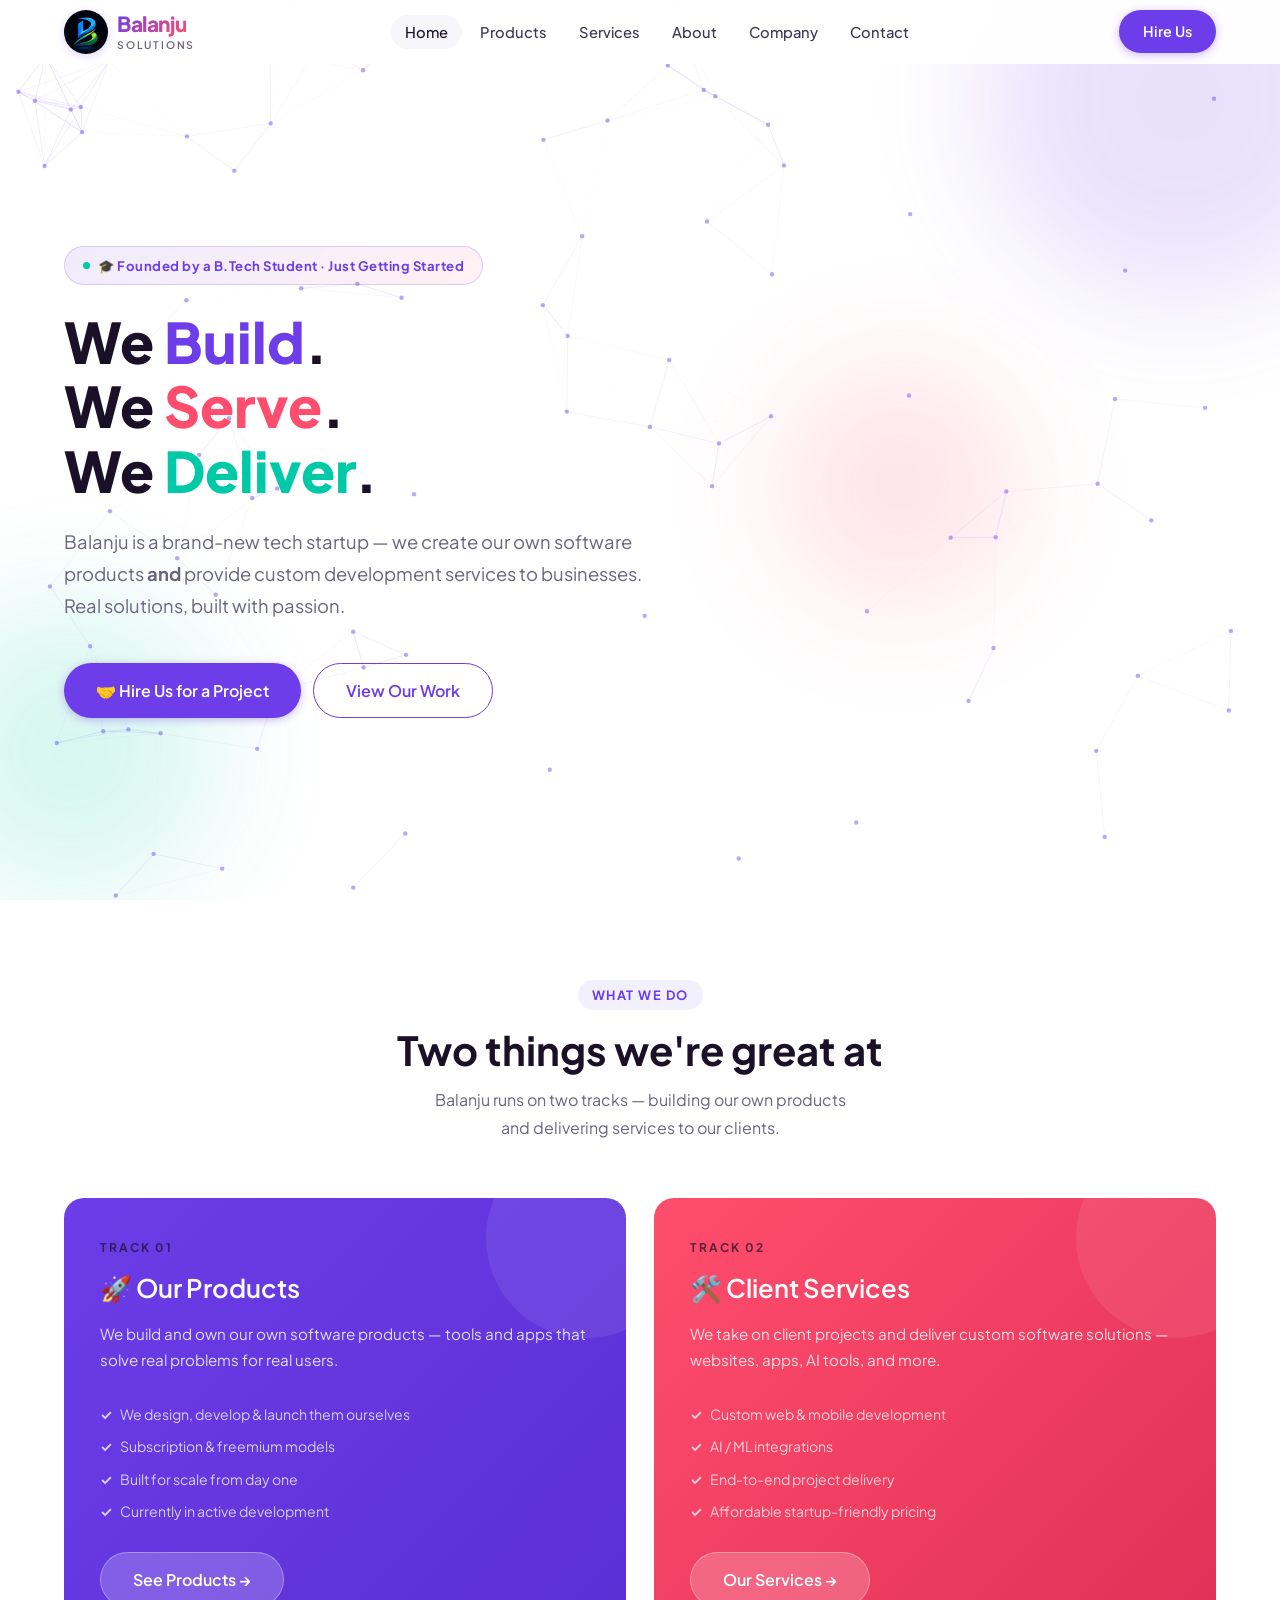
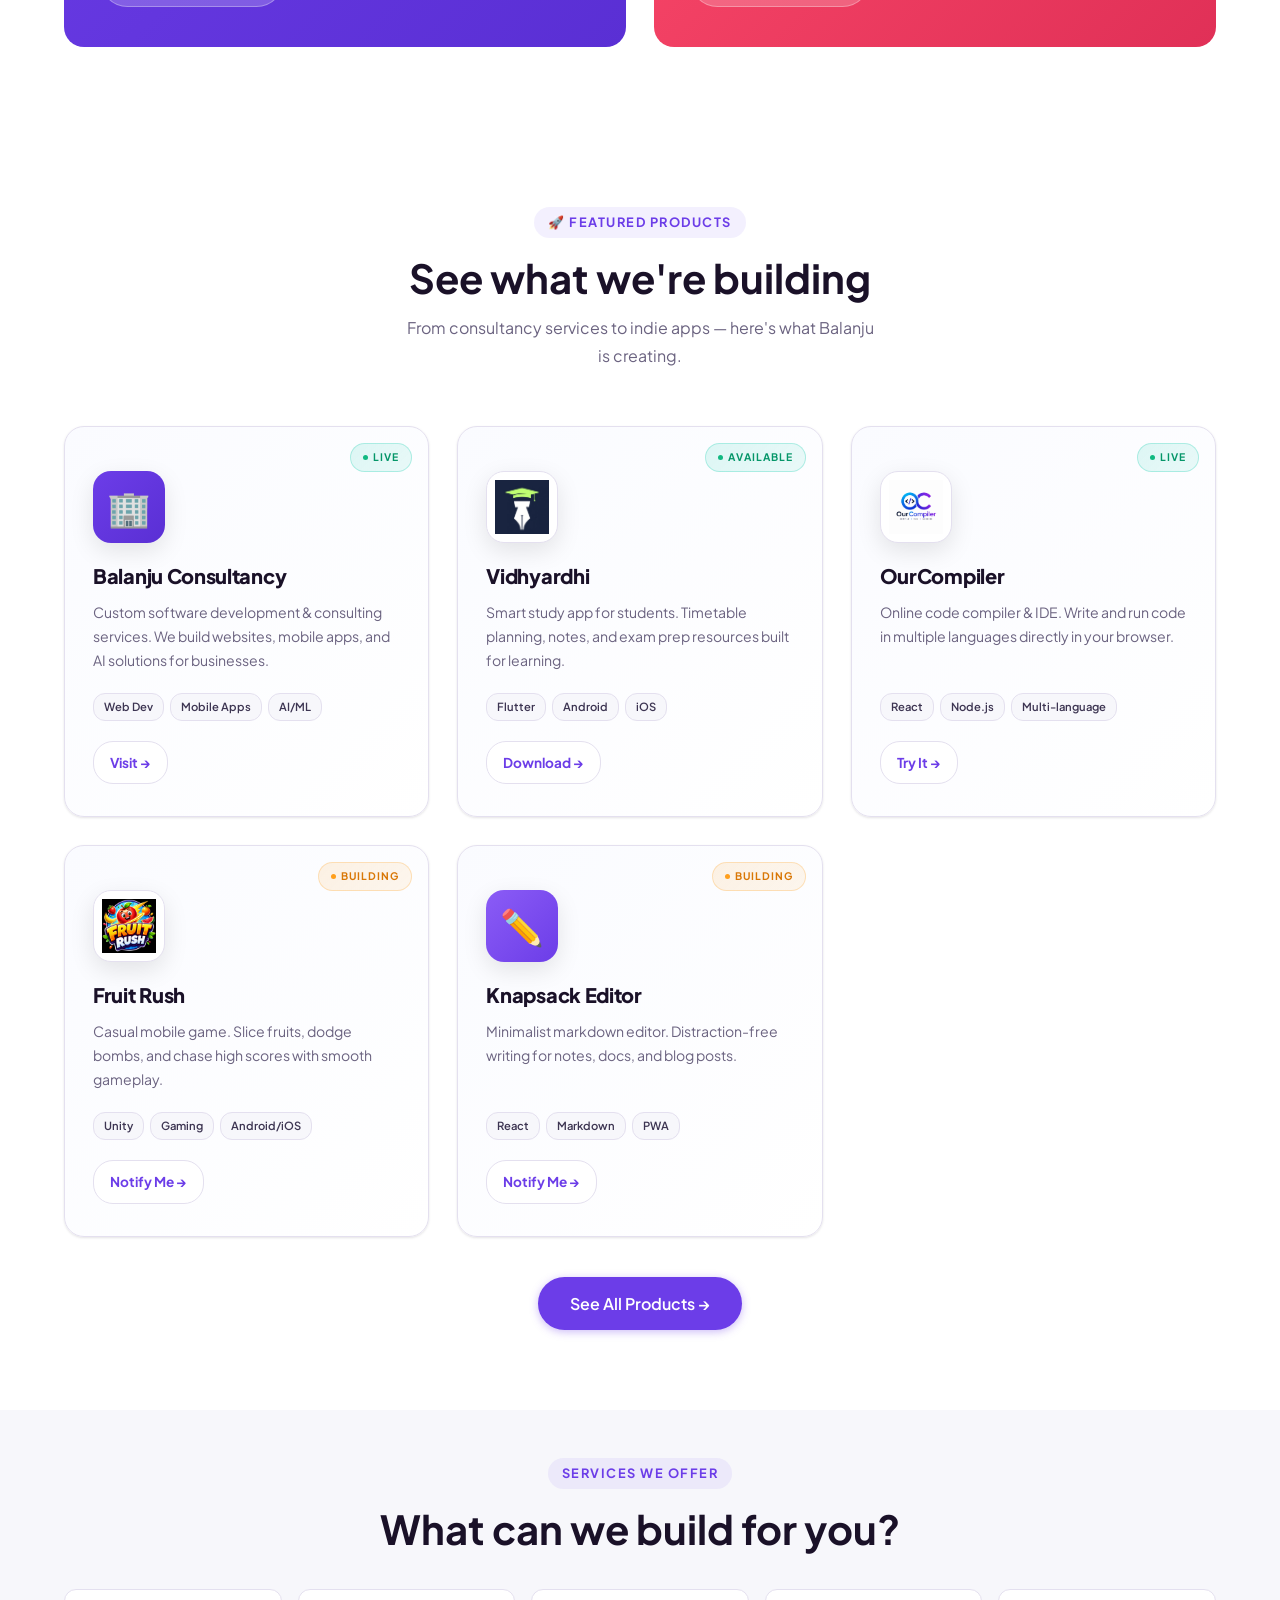
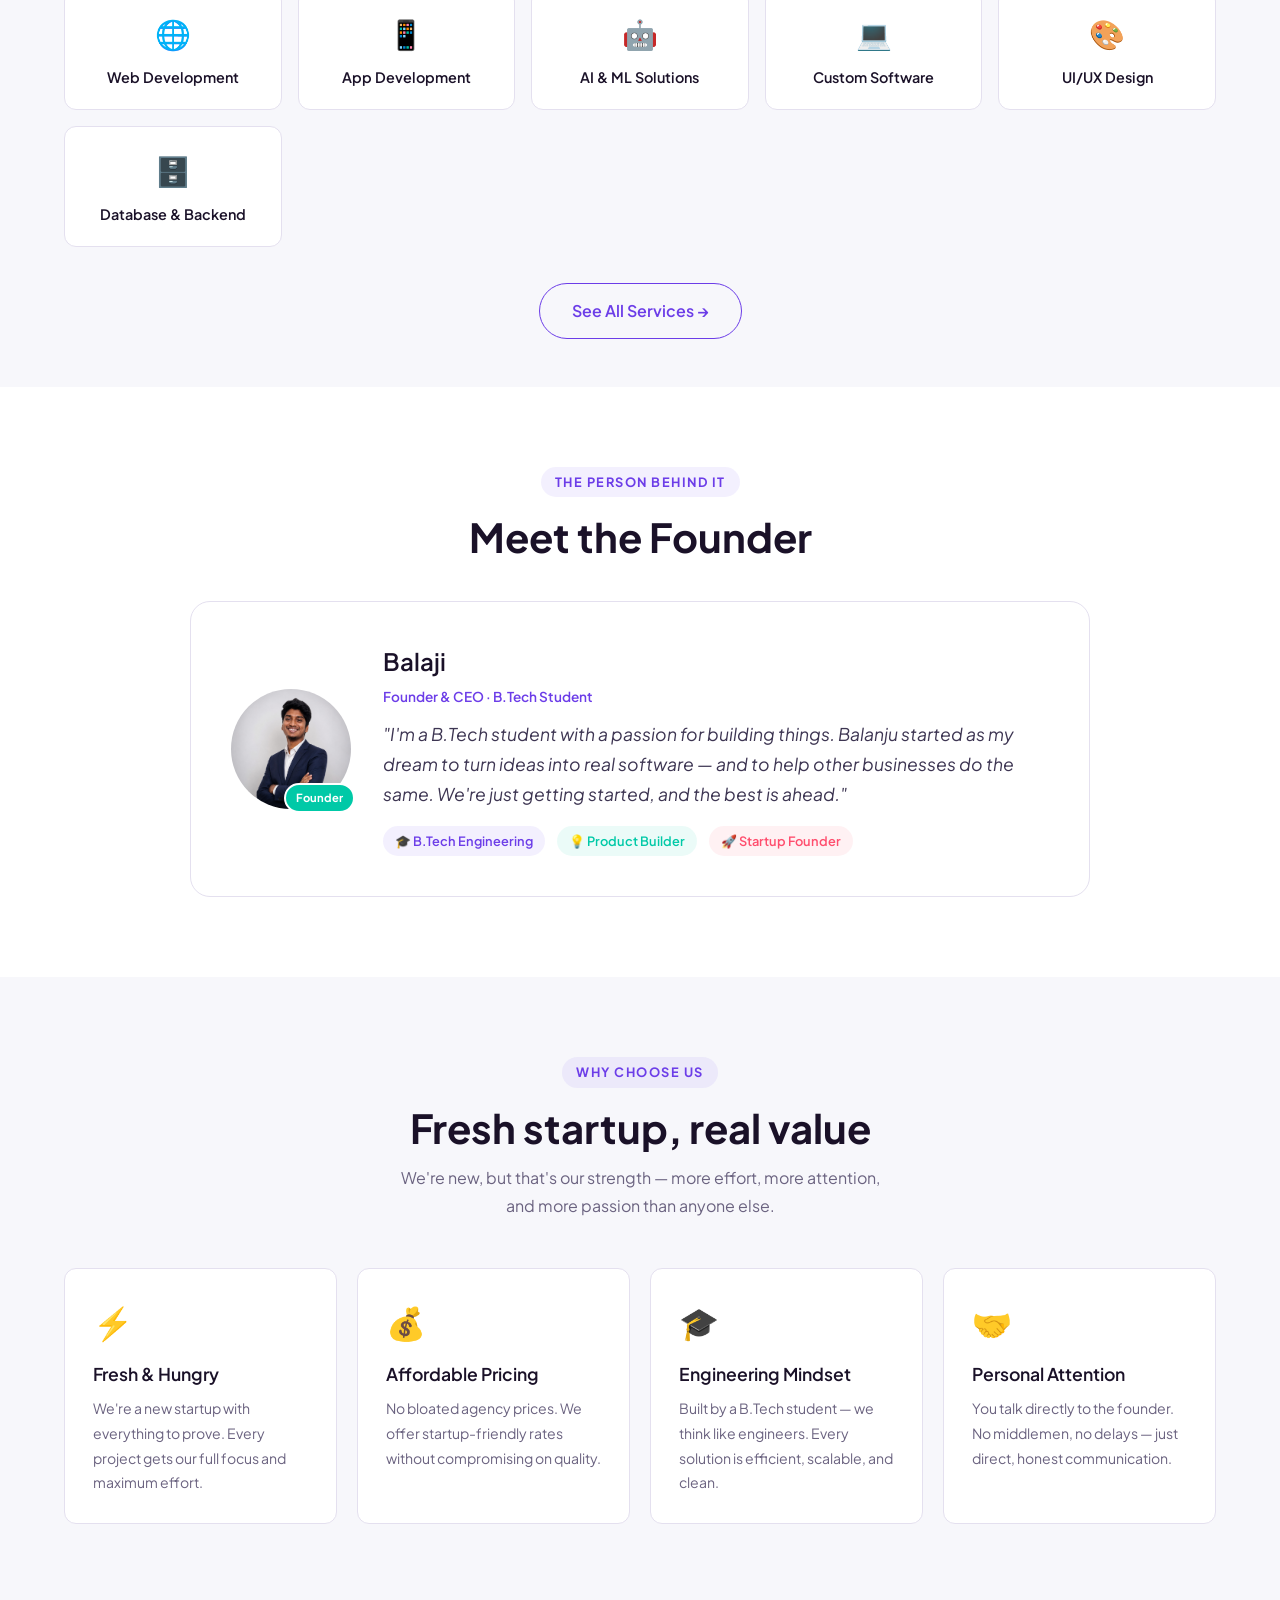
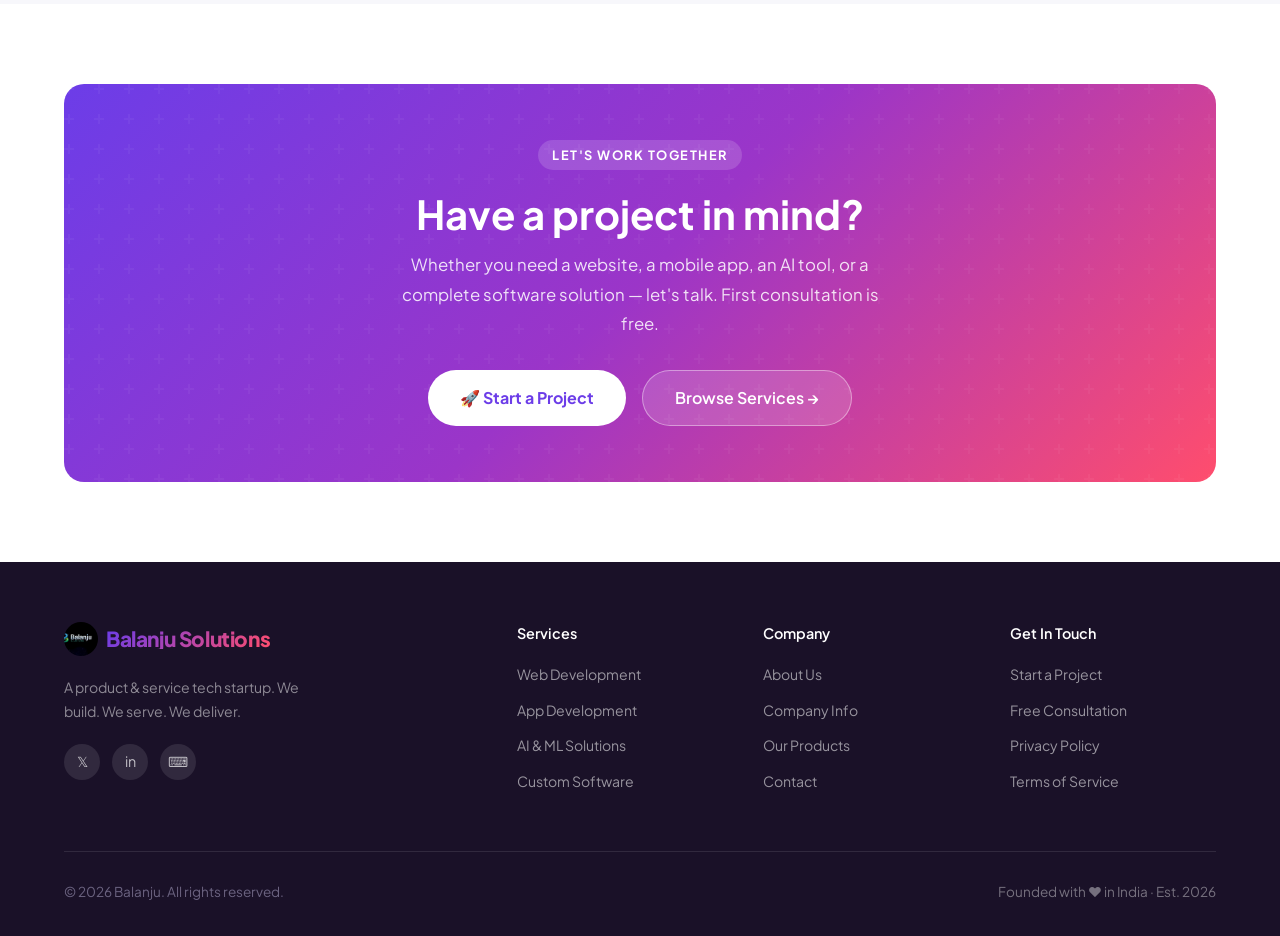
<file: index.html>
<!DOCTYPE html>
<html lang="en">

<head>
  <meta charset="UTF-8" />
  <meta name="viewport" content="width=device-width, initial-scale=1.0" />
  <title>Balanju Solutions — We Build. We Serve. We Deliver.</title>
  <meta name="description"
    content="Balanju Solutions is a fresh tech startup offering custom software development services and building innovative products. Founded by a B.Tech student with a vision." />
  <!-- Favicon & App Icons -->
  <link rel="icon" type="image/x-icon" href="favicon.ico" />
  <link rel="icon" type="image/png" sizes="32x32" href="favicon-32x32.png" />
  <link rel="icon" type="image/png" sizes="16x16" href="favicon-16x16.png" />
  <link rel="apple-touch-icon" sizes="180x180" href="apple-touch-icon.png" />
  <link rel="manifest" href="site.webmanifest" />
  <meta name="theme-color" content="#6C3DE8" />

  <!-- Open Graph / SEO Meta Tags -->
  <meta property="og:type" content="website" />
  <meta property="og:url" content="https://balanju-solutions.vercel.app/" />
  <meta property="og:title" content="Balanju Solutions — We Build. We Serve. We Deliver." />
  <meta property="og:description"
    content="Balanju Solutions is a fresh tech startup offering custom software development services and building innovative products." />
  <meta property="og:image" content="https://balanju-solutions.vercel.app/balanju-logo.png" />
  <meta name="twitter:card" content="summary_large_image" />
  <meta name="twitter:title" content="Balanju Solutions — We Build. We Serve. We Deliver." />
  <meta name="twitter:description"
    content="Balanju Solutions is a fresh tech startup offering custom software development services and building innovative products." />
  <meta name="twitter:image" content="https://balanju-solutions.vercel.app/balanju-logo.png" />

  <link rel="stylesheet" href="css/style.css" />
  <style>
    /* ── Logo Styling ── */
    .logo-wrapper {
      display: flex;
      align-items: center;
      gap: 9px;
      text-decoration: none;
      transition: var(--transition);
    }

    .logo-img {
      width: 44px;
      height: 44px;
      border-radius: 50%;
      object-fit: cover;
      box-shadow: 0 2px 10px rgba(108, 61, 232, 0.22);
      flex-shrink: 0;
    }

    .logo-img-footer {
      width: 34px;
      height: 34px;
      border-radius: 50%;
      object-fit: cover;
      flex-shrink: 0;
    }

    .logo-text {
      font-size: 1.3rem;
      font-weight: 800;
      letter-spacing: -0.4px;
      background: linear-gradient(135deg, var(--indigo), var(--coral));
      -webkit-background-clip: text;
      -webkit-text-fill-color: transparent;
      background-clip: text;
      line-height: 1;
    }

    .logo-sub {
      display: block;
      font-size: 0.65rem;
      font-weight: 600;
      letter-spacing: 1.8px;
      text-transform: uppercase;
      color: var(--text-grey);
      -webkit-text-fill-color: var(--text-grey);
      margin-top: 2px;
      line-height: 1;
    }

    .logo-wrapper:hover .logo-text {
      opacity: 0.85;
    }

    .logo-wrapper:hover .logo-img {
      box-shadow: 0 4px 14px rgba(108, 61, 232, 0.28);
      transform: scale(1.05);
    }

    /* ── Hero full-bg canvas ── */
    #heroCanvas {
      position: absolute;
      inset: 0;
      width: 100%;
      height: 100%;
      display: block;
      pointer-events: none;
      z-index: 0;
    }

    .hero-content {
      position: relative;
      z-index: 1;
    }

    .hero-badge {
      display: inline-flex;
      align-items: center;
      gap: 8px;
      background: linear-gradient(135deg, rgba(108, 61, 232, 0.1), rgba(255, 77, 109, 0.08));
      border: 1px solid rgba(108, 61, 232, 0.2);
      padding: 8px 18px;
      border-radius: var(--radius-pill);
      font-size: 0.82rem;
      font-weight: 700;
      color: var(--indigo);
      margin-bottom: 24px;
      letter-spacing: 0.5px;
    }

    .hero-badge .dot {
      width: 7px;
      height: 7px;
      border-radius: 50%;
      background: var(--mint);
      animation: pulse 1.8s ease infinite;
    }

    @keyframes pulse {

      0%,
      100% {
        opacity: 1;
        transform: scale(1);
      }

      50% {
        opacity: 0.5;
        transform: scale(1.4);
      }
    }

    /* Two pillars — Products + Services */
    .pillars {
      display: grid;
      grid-template-columns: 1fr 1fr;
      gap: 28px;
      margin-top: 56px;
    }

    @media(max-width:680px) {
      .pillars {
        grid-template-columns: 1fr;
      }
    }

    .pillar-card {
      border-radius: var(--radius-lg);
      padding: 40px 36px;
      position: relative;
      overflow: hidden;
    }

    .pillar-card::before {
      content: '';
      position: absolute;
      top: -60px;
      right: -60px;
      width: 200px;
      height: 200px;
      border-radius: 50%;
      background: rgba(255, 255, 255, 0.08);
    }

    .pillar-card .label {
      font-size: 0.75rem;
      font-weight: 700;
      letter-spacing: 2px;
      text-transform: uppercase;
      opacity: 0.7;
      margin-bottom: 10px;
    }

    .pillar-card h3 {
      color: white;
      font-size: 1.6rem;
      margin-bottom: 12px;
    }

    .pillar-card p {
      color: rgba(255, 255, 255, 0.82);
      font-size: 0.95rem;
      margin-bottom: 24px;
    }

    .pillar-card ul {
      list-style: none;
    }

    .pillar-card ul li {
      color: rgba(255, 255, 255, 0.75);
      font-size: 0.88rem;
      padding: 5px 0;
      display: flex;
      align-items: center;
      gap: 8px;
    }

    .pillar-card ul li::before {
      content: '✓';
      font-weight: 700;
    }

    /* Services strip */
    .service-strip {
      display: grid;
      grid-template-columns: repeat(auto-fill, minmax(200px, 1fr));
      gap: 16px;
    }

    .service-chip {
      background: white;
      border: 1px solid var(--border);
      border-radius: var(--radius-md);
      padding: 20px;
      text-align: center;
      transition: var(--transition);
    }

    .service-chip:hover {
      border-color: var(--indigo);
      box-shadow: 0 0 0 3px rgba(108, 61, 232, 0.07);
      transform: translateY(-3px);
    }

    .service-chip .icon {
      font-size: 1.8rem;
      margin-bottom: 10px;
    }

    .service-chip h4 {
      font-size: 0.9rem;
    }

    /* Founder spotlight */
    .founder-card {
      display: flex;
      align-items: center;
      gap: 32px;
      background: white;
      border: 1px solid var(--border);
      border-radius: var(--radius-lg);
      padding: 40px;
      flex-wrap: wrap;
    }

    .founder-avatar-wrap {
      position: relative;
      flex-shrink: 0;
    }

    .founder-avatar {
      width: 120px;
      height: 120px;
      border-radius: 50%;
      background: linear-gradient(135deg, var(--indigo), var(--coral));
      display: flex;
      align-items: center;
      justify-content: center;
      font-size: 3rem;
      font-weight: 800;
      color: white;
    }

    .founder-badge {
      position: absolute;
      bottom: -4px;
      right: -4px;
      background: var(--mint);
      color: white;
      font-size: 0.7rem;
      font-weight: 700;
      padding: 4px 10px;
      border-radius: var(--radius-pill);
      border: 2px solid white;
    }

    .founder-quote {
      font-size: 1.1rem;
      font-style: italic;
      color: var(--text-mid);
      margin: 10px 0 16px;
      line-height: 1.7;
    }

    /* CTA banner */
    .cta-banner {
      background: linear-gradient(135deg, var(--indigo) 0%, #9B35C8 50%, var(--coral) 100%);
      border-radius: var(--radius-lg);
      padding: 56px 48px;
      text-align: center;
      color: white;
      position: relative;
      overflow: hidden;
    }

    .cta-banner::before {
      content: '';
      position: absolute;
      inset: 0;
      background: url("data:image/svg+xml,%3Csvg width='60' height='60' viewBox='0 0 60 60' xmlns='http://www.w3.org/2000/svg'%3E%3Cg fill='none' fill-rule='evenodd'%3E%3Cg fill='%23ffffff' fill-opacity='0.04'%3E%3Cpath d='M36 34v-4h-2v4h-4v2h4v4h2v-4h4v-2h-4zm0-30V0h-2v4h-4v2h4v4h2V6h4V4h-4zM6 34v-4H4v4H0v2h4v4h2v-4h4v-2H6zM6 4V0H4v4H0v2h4v4h2V6h4V4H6z'/%3E%3C/g%3E%3C/g%3E%3C/svg%3E");
    }

    .cta-banner h2 {
      color: white;
      margin-bottom: 12px;
    }

    .cta-banner p {
      color: rgba(255, 255, 255, 0.85);
      max-width: 500px;
      margin: 0 auto 32px;
      font-size: 1.05rem;
    }

    /* ── Product Showcase Cards ── */
    .product-showcase-card {
      background: white;
      border: 1.5px solid var(--border);
      border-radius: 20px;
      padding: 32px 28px;
      display: flex;
      flex-direction: column;
      position: relative;
      overflow: hidden;
      transition: var(--transition);
      box-shadow: 0 1px 3px rgba(26, 17, 40, 0.08), 0 1px 2px rgba(0, 0, 0, 0.04);
      background: linear-gradient(135deg, #FAFBFF 0%, #FFFFFF 100%);
    }

    .product-showcase-card:hover {
      transform: translateY(-8px);
      box-shadow: 0 12px 40px rgba(108, 61, 232, 0.14);
      border-color: rgba(108, 61, 232, 0.35);
    }

    /* Status badge */
    .prod-showcase-badge {
      position: absolute;
      top: 16px;
      right: 16px;
      font-size: 0.65rem;
      font-weight: 700;
      letter-spacing: 1px;
      text-transform: uppercase;
      padding: 5px 12px;
      border-radius: 20px;
      display: inline-flex;
      align-items: center;
      gap: 5px;
    }

    .prod-showcase-badge::before {
      content: '';
      width: 5px;
      height: 5px;
      border-radius: 50%;
      display: inline-block;
    }

    .prod-showcase-badge.live {
      background: linear-gradient(135deg, rgba(0, 201, 167, 0.12), rgba(0, 201, 167, 0.08));
      color: #059669;
      border: 1px solid rgba(0, 201, 167, 0.25);
    }

    .prod-showcase-badge.live::before {
      background: #10b981;
      animation: pulse 2s infinite;
    }

    .prod-showcase-badge.building {
      background: linear-gradient(135deg, rgba(255, 159, 28, 0.12), rgba(255, 159, 28, 0.08));
      color: #d97706;
      border: 1px solid rgba(255, 159, 28, 0.25);
    }

    .prod-showcase-badge.building::before {
      background: var(--amber);
      animation: pulse 2.5s ease-in-out infinite;
    }

    @keyframes pulse {

      0%,
      100% {
        opacity: 1;
        transform: scale(1);
      }

      50% {
        opacity: 0.5;
        transform: scale(1.5);
      }
    }

    /* Icon container */
    .prod-showcase-icon {
      width: 72px;
      height: 72px;
      border-radius: 18px;
      display: flex;
      align-items: center;
      justify-content: center;
      font-size: 2.2rem;
      margin-bottom: 20px;
      box-shadow: 0 8px 24px rgba(0, 0, 0, 0.10);
      margin-top: 12px;
    }

    /* Logo-based icons */
    .prod-showcase-icon.vidhyardhi-logo,
    .prod-showcase-icon.ourcompiler-logo,
    .prod-showcase-icon.fruitrush-logo {
      background: white;
      border: 1px solid var(--border);
    }

    .prod-showcase-icon img {
      max-width: 100%;
      max-height: 100%;
      object-fit: contain;
    }

    .product-showcase-card h3 {
      font-size: 1.25rem;
      font-weight: 800;
      letter-spacing: -0.3px;
      margin-bottom: 12px;
      color: var(--text-dark);
      line-height: 1.3;
    }

    .prod-showcase-desc {
      font-size: 0.88rem;
      color: var(--text-grey);
      line-height: 1.7;
      margin-bottom: 20px;
      flex: 1;
    }

    /* Tags */
    .prod-showcase-tags {
      display: flex;
      flex-wrap: wrap;
      gap: 6px;
      margin-bottom: 20px;
    }

    .prod-showcase-tags span {
      font-size: 0.7rem;
      font-weight: 600;
      padding: 4px 10px;
      border-radius: 12px;
      background: var(--bg-grey);
      color: var(--text-mid);
      border: 1px solid var(--border);
    }

    /* Call-to-action link */
    .prod-showcase-link {
      display: inline-flex;
      align-items: center;
      gap: 6px;
      font-size: 0.85rem;
      font-weight: 700;
      color: var(--indigo);
      padding: 10px 16px;
      border: 1.5px solid var(--border);
      border-radius: 20px;
      background: white;
      transition: var(--transition);
      text-decoration: none;
      width: fit-content;
      margin-top: auto;
    }

    .prod-showcase-link:hover {
      color: white;
      background: var(--indigo);
      border-color: var(--indigo);
      transform: translateX(3px);
      box-shadow: 0 4px 12px rgba(108, 61, 232, 0.25);
    }
  </style>
</head>

<body>

  <!-- ── Navigation ── -->
  <nav class="navbar" id="navbar">
    <div class="container">
      <a href="index.html" class="logo-wrapper" aria-label="Balanju Solutions Home">
        <img src="Balanju solutions logo.png" alt="Balanju Solutions Logo" class="logo-img">
        <div>
          <span class="logo-text">Balanju</span>
          <span class="logo-sub">Solutions</span>
        </div>
      </a>
      <ul class="nav-links" role="navigation">
        <li><a href="index.html">Home</a></li>
        <li><a href="products.html">Products</a></li>
        <li><a href="services.html">Services</a></li>
        <li><a href="about.html">About</a></li>
        <li><a href="company.html">Company</a></li>
        <li><a href="contact.html">Contact</a></li>
      </ul>
      <div class="nav-right">
        <a href="contact.html" class="btn btn-primary" id="nav-cta">Hire Us</a>
        <button class="hamburger" id="hamburger" aria-label="Open menu">
          <span></span><span></span><span></span>
        </button>
      </div>
    </div>
  </nav>

  <!-- ── Mobile Nav ── -->
  <div class="mobile-nav" id="mobileNav">
    <a href="index.html">Home</a>
    <a href="products.html">Products</a>
    <a href="services.html">Services</a>
    <a href="about.html">About</a>
    <a href="company.html">Company</a>
    <a href="contact.html">Contact</a>
    <a href="contact.html" class="btn btn-primary btn-lg" style="margin-top:16px;">Hire Us</a>
  </div>

  <!-- ── Hero Section ── -->
  <section class="hero" id="hero">
    <canvas id="heroCanvas"></canvas>
    <div class="blob blob-1"></div>
    <div class="blob blob-2"></div>
    <div class="blob blob-3"></div>
    <div class="container">
      <div class="hero-content" style="max-width:680px;">
        <div class="hero-badge reveal">
          <span class="dot"></span>
          🎓 Founded by a B.Tech Student · Just Getting Started
        </div>
        <h1 class="reveal reveal-delay-1">
          We <span style="color:var(--indigo)">Build</span>.<br />
          We <span style="color:var(--coral)">Serve</span>.<br />
          We <span style="color:var(--mint)">Deliver</span>.
        </h1>
        <p class="reveal reveal-delay-2" style="font-size:1.15rem;max-width:580px;margin:24px 0 40px;">
          Balanju is a brand-new tech startup — we create our own software products <strong>and</strong> provide custom
          development services to businesses. Real solutions, built with passion.
        </p>
        <div class="flex gap-sm reveal reveal-delay-3" style="flex-wrap:wrap;">
          <a href="contact.html" class="btn btn-primary btn-lg" id="hero-hire-btn">🤝 Hire Us for a Project</a>
          <a href="products.html" class="btn btn-outline btn-lg" id="hero-products-btn">View Our Work</a>
        </div>
      </div>
    </div>
  </section>

  <!-- ── Two Pillars ── -->
  <section class="section" id="pillars">
    <div class="container">
      <div class="text-center reveal" style="margin-bottom:48px;">
        <div class="section-label">What We Do</div>
        <h2>Two things we're great at</h2>
        <p style="max-width:440px;margin:12px auto 0;">Balanju runs on two tracks — building our own products and
          delivering services to our clients.</p>
      </div>

      <div class="pillars">
        <!-- Products -->
        <div class="pillar-card bg-gradient-blue reveal" id="pillar-products">
          <div class="label">Track 01</div>
          <h3>🚀 Our Products</h3>
          <p>We build and own our own software products — tools and apps that solve real problems for real users.</p>
          <ul>
            <li>We design, develop & launch them ourselves</li>
            <li>Subscription & freemium models</li>
            <li>Built for scale from day one</li>
            <li>Currently in active development</li>
          </ul>
          <a href="products.html" class="btn btn-lg"
            style="background:rgba(255,255,255,0.2);color:white;margin-top:24px;border:1px solid rgba(255,255,255,0.3);"
            id="pillar-products-btn">See Products →</a>
        </div>

        <!-- Services -->
        <div class="pillar-card bg-gradient-red reveal reveal-delay-1" id="pillar-services">
          <div class="label">Track 02</div>
          <h3>🛠️ Client Services</h3>
          <p>We take on client projects and deliver custom software solutions — websites, apps, AI tools, and more.</p>
          <ul>
            <li>Custom web & mobile development</li>
            <li>AI / ML integrations</li>
            <li>End-to-end project delivery</li>
            <li>Affordable startup-friendly pricing</li>
          </ul>
          <a href="services.html" class="btn btn-lg"
            style="background:rgba(255,255,255,0.2);color:white;margin-top:24px;border:1px solid rgba(255,255,255,0.3);"
            id="pillar-services-btn">Our Services →</a>
        </div>
      </div>
    </div>
  </section>

  <!-- ── Products Showcase ── -->
  <section class="section" id="products-showcase">
    <div class="container">
      <div class="text-center reveal" style="margin-bottom:56px;">
        <div class="section-label">🚀 Featured Products</div>
        <h2>See what we're building</h2>
        <p style="max-width:480px;margin:12px auto 0;">From consultancy services to indie apps — here's what Balanju is
          creating.</p>
      </div>

      <!-- Products Grid -->
      <div style="display:grid;grid-template-columns:repeat(auto-fit,minmax(280px,1fr));gap:28px;margin-bottom:40px;">
        <!-- Balanju Consultancy -->
        <div class="product-showcase-card reveal" id="home-prod-consultancy">
          <div class="prod-showcase-badge live">Live</div>
          <div class="prod-showcase-icon"
            style="background:linear-gradient(135deg,#6C3DE8,#5a2fd4);display:flex;align-items:center;justify-content:center;font-size:2.2rem;">
            🏢</div>
          <h3>Balanju Consultancy</h3>
          <p class="prod-showcase-desc">Custom software development & consulting services. We build websites, mobile
            apps, and AI solutions for businesses.</p>
          <div class="prod-showcase-tags">
            <span>Web Dev</span>
            <span>Mobile Apps</span>
            <span>AI/ML</span>
          </div>
          <a href="https://balanju.vercel.app/" target="_blank" rel="noopener noreferrer"
            class="prod-showcase-link">Visit →</a>
        </div>

        <!-- Vidhyardhi -->
        <div class="product-showcase-card reveal reveal-delay-1" id="home-prod-vidhyardhi">
          <div class="prod-showcase-badge live">Available</div>
          <div class="prod-showcase-icon vidhyardhi-logo">
            <img src="logos/vidhyardhi logo.png" alt="Vidhyardhi Logo"
              style="width:100%;height:100%;object-fit:contain;padding:8px;">
          </div>
          <h3>Vidhyardhi</h3>
          <p class="prod-showcase-desc">Smart study app for students. Timetable planning, notes, and exam prep resources
            built for learning.</p>
          <div class="prod-showcase-tags">
            <span>Flutter</span>
            <span>Android</span>
            <span>iOS</span>
          </div>
          <a href="https://play.google.com/store/apps/details?id=com.vithyarthi.app" target="_blank"
            rel="noopener noreferrer" class="prod-showcase-link">Download →</a>
        </div>

        <!-- OurCompiler -->
        <div class="product-showcase-card reveal reveal-delay-2" id="home-prod-ourcompiler">
          <div class="prod-showcase-badge live">Live</div>
          <div class="prod-showcase-icon ourcompiler-logo">
            <img src="logos/our-compiler-logo.png" alt="OurCompiler Logo"
              style="width:100%;height:100%;object-fit:contain;padding:8px;">
          </div>
          <h3>OurCompiler</h3>
          <p class="prod-showcase-desc">Online code compiler & IDE. Write and run code in multiple languages directly in
            your browser.</p>
          <div class="prod-showcase-tags">
            <span>React</span>
            <span>Node.js</span>
            <span>Multi-language</span>
          </div>
          <a href="https://ourcompiler.com" target="_blank" rel="noopener noreferrer" class="prod-showcase-link">Try It
            →</a>
        </div>

        <!-- Fruit Rush -->
        <div class="product-showcase-card reveal" id="home-prod-fruitrush">
          <div class="prod-showcase-badge building">Building</div>
          <div class="prod-showcase-icon fruitrush-logo">
            <img src="logos/Fruit-rush-logo.png" alt="Fruit Rush Logo"
              style="width:100%;height:100%;object-fit:contain;padding:8px;">
          </div>
          <h3>Fruit Rush</h3>
          <p class="prod-showcase-desc">Casual mobile game. Slice fruits, dodge bombs, and chase high scores with smooth
            gameplay.</p>
          <div class="prod-showcase-tags">
            <span>Unity</span>
            <span>Gaming</span>
            <span>Android/iOS</span>
          </div>
          <a href="contact.html?ref=fruitrush" class="prod-showcase-link">Notify Me →</a>
        </div>

        <!-- Knapsack Editor -->
        <div class="product-showcase-card reveal reveal-delay-1" id="home-prod-knapsack">
          <div class="prod-showcase-badge building">Building</div>
          <div class="prod-showcase-icon"
            style="background:linear-gradient(135deg,#8B5CF6,#6C3DE8);display:flex;align-items:center;justify-content:center;font-size:2.2rem;">
            ✏️</div>
          <h3>Knapsack Editor</h3>
          <p class="prod-showcase-desc">Minimalist markdown editor. Distraction-free writing for notes, docs, and blog
            posts.</p>
          <div class="prod-showcase-tags">
            <span>React</span>
            <span>Markdown</span>
            <span>PWA</span>
          </div>
          <a href="contact.html?ref=knapsack" class="prod-showcase-link">Notify Me →</a>
        </div>
      </div>

      <div class="text-center reveal">
        <a href="products.html" class="btn btn-primary btn-lg" id="view-all-products">See All Products →</a>
      </div>
    </div>
  </section>

  <!-- ── Services Quick List ── -->
  <section class="section-sm bg-light" id="services-preview">
    <div class="container">
      <div class="text-center reveal" style="margin-bottom:36px;">
        <div class="section-label">Services We Offer</div>
        <h2>What can we build for you?</h2>
      </div>
      <div class="service-strip">
        <div class="service-chip reveal" id="svc-web">
          <div class="icon">🌐</div>
          <h4>Web Development</h4>
        </div>
        <div class="service-chip reveal reveal-delay-1" id="svc-app">
          <div class="icon">📱</div>
          <h4>App Development</h4>
        </div>
        <div class="service-chip reveal reveal-delay-2" id="svc-ai">
          <div class="icon">🤖</div>
          <h4>AI & ML Solutions</h4>
        </div>
        <div class="service-chip reveal reveal-delay-3" id="svc-software">
          <div class="icon">💻</div>
          <h4>Custom Software</h4>
        </div>
        <div class="service-chip reveal" id="svc-ui">
          <div class="icon">🎨</div>
          <h4>UI/UX Design</h4>
        </div>
        <div class="service-chip reveal reveal-delay-1" id="svc-db">
          <div class="icon">🗄️</div>
          <h4>Database & Backend</h4>
        </div>
      </div>
      <div class="text-center reveal" style="margin-top:36px;">
        <a href="services.html" class="btn btn-outline btn-lg" id="view-all-services">See All Services →</a>
      </div>
    </div>
  </section>

  <!-- ── Founder Spotlight ── -->
  <section class="section" id="founder">
    <div class="container" style="max-width:900px;">
      <div class="text-center reveal" style="margin-bottom:40px;">
        <div class="section-label">The Person Behind It</div>
        <h2>Meet the Founder</h2>
      </div>
      <div class="founder-card reveal reveal-delay-1">
        <div class="founder-avatar-wrap">
          <img class="founder-avatar" src="Meh%20.jpeg" alt="Balaji, Founder and CEO" style="object-fit:cover;">
          <div class="founder-badge">Founder</div>
        </div>
        <div style="flex:1;min-width:240px;">
          <h3 style="margin-bottom:4px;">Balaji</h3>
          <p style="font-size:0.85rem;color:var(--indigo);font-weight:600;margin-bottom:12px;">Founder & CEO · B.Tech
            Student</p>
          <p class="founder-quote">"I'm a B.Tech student with a passion for building things. Balanju started as my dream
            to turn ideas into real software — and to help other businesses do the same. We're just getting started, and
            the best is ahead."</p>
          <div style="display:flex;gap:12px;flex-wrap:wrap;">
            <span
              style="background:rgba(108,61,232,0.08);color:var(--indigo);font-size:0.8rem;font-weight:600;padding:5px 12px;border-radius:var(--radius-pill);">🎓
              B.Tech Engineering</span>
            <span
              style="background:rgba(0,201,167,0.08);color:var(--mint);font-size:0.8rem;font-weight:600;padding:5px 12px;border-radius:var(--radius-pill);">💡
              Product Builder</span>
            <span
              style="background:rgba(255,77,109,0.08);color:var(--coral);font-size:0.8rem;font-weight:600;padding:5px 12px;border-radius:var(--radius-pill);">🚀
              Startup Founder</span>
          </div>
        </div>
      </div>
    </div>
  </section>

  <!-- ── Why Balanju ── -->
  <section class="section bg-light" id="why-us">
    <div class="container">
      <div class="text-center reveal" style="margin-bottom:48px;">
        <div class="section-label">Why Choose Us</div>
        <h2>Fresh startup, real value</h2>
        <p style="max-width:480px;margin:12px auto 0;">We're new, but that's our strength — more effort, more attention,
          and more passion than anyone else.</p>
      </div>
      <div style="display:grid;grid-template-columns:repeat(auto-fill,minmax(250px,1fr));gap:20px;">
        <div class="card reveal" id="why-fresh">
          <div style="font-size:2rem;margin-bottom:12px;">⚡</div>
          <h4>Fresh & Hungry</h4>
          <p style="font-size:0.88rem;margin-top:8px;">We're a new startup with everything to prove. Every project gets
            our full focus and maximum effort.</p>
        </div>
        <div class="card reveal reveal-delay-1" id="why-affordable">
          <div style="font-size:2rem;margin-bottom:12px;">💰</div>
          <h4>Affordable Pricing</h4>
          <p style="font-size:0.88rem;margin-top:8px;">No bloated agency prices. We offer startup-friendly rates without
            compromising on quality.</p>
        </div>
        <div class="card reveal reveal-delay-2" id="why-tech">
          <div style="font-size:2rem;margin-bottom:12px;">🎓</div>
          <h4>Engineering Mindset</h4>
          <p style="font-size:0.88rem;margin-top:8px;">Built by a B.Tech student — we think like engineers. Every
            solution is efficient, scalable, and clean.</p>
        </div>
        <div class="card reveal reveal-delay-3" id="why-personal">
          <div style="font-size:2rem;margin-bottom:12px;">🤝</div>
          <h4>Personal Attention</h4>
          <p style="font-size:0.88rem;margin-top:8px;">You talk directly to the founder. No middlemen, no delays — just
            direct, honest communication.</p>
        </div>
      </div>
    </div>
  </section>

  <!-- ── CTA Banner ── -->
  <section class="section" id="cta">
    <div class="container">
      <div class="cta-banner reveal">
        <div class="section-label" style="background:rgba(255,255,255,0.15);color:white;margin-bottom:20px;">Let's Work
          Together</div>
        <h2>Have a project in mind?</h2>
        <p>Whether you need a website, a mobile app, an AI tool, or a complete software solution — let's talk. First
          consultation is free.</p>
        <div style="display:flex;gap:16px;justify-content:center;flex-wrap:wrap;">
          <a href="start-a-project.html" class="btn btn-lg" style="background:white;color:var(--indigo);font-weight:700;"
            id="cta-hire">🚀 Start a Project</a>
          <a href="services.html" class="btn btn-lg"
            style="background:rgba(255,255,255,0.15);color:white;border:1px solid rgba(255,255,255,0.4);"
            id="cta-services">Browse Services →</a>
        </div>
      </div>
    </div>
  </section>

  <!-- ── Footer ── -->
  <footer class="footer" id="footer">
    <div class="container">
      <div class="footer-grid">
        <div>
          <a href="index.html" class="logo-wrapper" style="display:inline-flex;align-items:center;gap:8px;">
            <img src="logos/balanju real logo.png" alt="Balanju Solutions Logo" class="logo-img-footer">
            <span class="logo-text">Balanju Solutions</span>
          </a>
          <p style="font-size:0.88rem;color:rgba(255,255,255,0.5);max-width:240px;margin-top:12px;">
            A product & service tech startup. We build. We serve. We deliver.
          </p>
          <div class="social-links" style="margin-top:20px;">
            <a href="#" class="social-link" id="footer-twitter" aria-label="Twitter">𝕏</a>
            <a href="#" class="social-link" id="footer-linkedin" aria-label="LinkedIn">in</a>
            <a href="#" class="social-link" id="footer-github" aria-label="GitHub">⌨</a>
          </div>
        </div>
        <div>
          <h4>Services</h4>
          <ul>
            <li><a href="services.html">Web Development</a></li>
            <li><a href="services.html">App Development</a></li>
            <li><a href="services.html">AI & ML Solutions</a></li>
            <li><a href="services.html">Custom Software</a></li>
          </ul>
        </div>
        <div>
          <h4>Company</h4>
          <ul>
            <li><a href="about.html">About Us</a></li>
            <li><a href="company.html">Company Info</a></li>
            <li><a href="products.html">Our Products</a></li>
            <li><a href="contact.html">Contact</a></li>
          </ul>
        </div>
        <div>
          <h4>Get In Touch</h4>
          <ul>
            <li><a href="start-a-project.html">Start a Project</a></li>
            <li><a href="contact.html">Free Consultation</a></li>
            <li><a href="#">Privacy Policy</a></li>
            <li><a href="#">Terms of Service</a></li>
          </ul>
        </div>
      </div>
      <div class="footer-bottom">
        <p>© 2026 Balanju. All rights reserved.</p>
        <p style="color:rgba(255,255,255,0.4);">Founded with ❤️ in India · Est. 2026</p>
      </div>
    </div>
  </footer>

  <script src="js/main.js"></script>
  <script>
    /* ── Hero Canvas — Constellation Network (Linear/Vercel style) ── */
    (function () {
      const canvas = document.getElementById('heroCanvas');
      if (!canvas) return;
      const ctx = canvas.getContext('2d');
      const hero = document.getElementById('hero');

      /* ── Cursor ── */
      let mouse = { x: -9999, y: -9999 };
      let smooth = { x: -9999, y: -9999 };

      hero.addEventListener('mousemove', e => {
        const r = canvas.getBoundingClientRect();
        mouse.x = e.clientX - r.left;
        mouse.y = e.clientY - r.top;
      });
      hero.addEventListener('mouseleave', () => { mouse.x = -9999; mouse.y = -9999; });

      /* ── Resize ── */
      let W, H;
      function resize() {
        W = canvas.width = hero.clientWidth;
        H = canvas.height = hero.clientHeight;
        initParticles();
      }
      window.addEventListener('resize', resize);

      /* ── Config ── */
      const COUNT = 90;     // number of nodes
      const CONNECT_DIST = 130;    // px — max line distance
      const CURSOR_DIST = 160;    // px — attraction radius
      const CURSOR_FORCE = 0.018;  // attraction strength
      const SPRING_K = 0.03;   // spring to home
      const DAMPING = 0.92;   // inertia
      const DOT_R = 2.2;    // base dot radius

      /* ── Brand colors (subtle, sophisticated) ── */
      const NODE_COLOR = 'rgba(108, 61, 232, ';   // indigo
      const LINE_COLOR = 'rgba(108, 61, 232, ';   // same for lines
      const CURSOR_COLOR = 'rgba(255, 77,  109, ';  // coral for cursor halo

      /* ── Particles ── */
      let pts = [];

      function initParticles() {
        pts = [];
        for (let i = 0; i < COUNT; i++) {
          const ox = Math.random() * W;
          const oy = Math.random() * H;
          pts.push({
            x: ox, y: oy,
            ox, oy,
            vx: (Math.random() - 0.5) * 0.4,
            vy: (Math.random() - 0.5) * 0.4,
            /* slow idle drift */
            phase: Math.random() * Math.PI * 2,
            freq: 0.0006 + Math.random() * 0.0008,
            amp: 18 + Math.random() * 22,
          });
        }
      }

      /* ── Main loop ── */
      let t = 0;
      function tick() {
        requestAnimationFrame(tick);
        t++;
        ctx.clearRect(0, 0, W, H);

        /* smooth cursor lag */
        smooth.x += (mouse.x - smooth.x) * 0.1;
        smooth.y += (mouse.y - smooth.y) * 0.1;
        const cursorActive = smooth.x > 0 && smooth.x < W;

        /* ── Update positions ── */
        for (const p of pts) {
          /* idle drift: sine-based home offset */
          const driftX = Math.sin(t * p.freq + p.phase) * p.amp;
          const driftY = Math.cos(t * p.freq * 1.3 + p.phase) * p.amp * 0.7;
          const tx = p.ox + driftX;
          const ty = p.oy + driftY;

          /* spring to drifted home */
          p.vx += (tx - p.x) * SPRING_K;
          p.vy += (ty - p.y) * SPRING_K;

          /* cursor attraction */
          if (cursorActive) {
            const dx = smooth.x - p.x;
            const dy = smooth.y - p.y;
            const dist = Math.sqrt(dx * dx + dy * dy);
            if (dist < CURSOR_DIST && dist > 1) {
              const strength = (1 - dist / CURSOR_DIST) * CURSOR_FORCE;
              p.vx += dx * strength;
              p.vy += dy * strength;
            }
          }

          /* integrate */
          p.vx *= DAMPING;
          p.vy *= DAMPING;
          p.x += p.vx;
          p.y += p.vy;

          /* soft boundary wrap */
          if (p.x < -20) p.x = W + 20;
          if (p.x > W + 20) p.x = -20;
          if (p.y < -20) p.y = H + 20;
          if (p.y > H + 20) p.y = -20;
        }

        /* ── Draw connection lines ── */
        for (let i = 0; i < pts.length; i++) {
          const a = pts[i];
          for (let j = i + 1; j < pts.length; j++) {
            const b = pts[j];
            const dx = a.x - b.x;
            const dy = a.y - b.y;
            const d = Math.sqrt(dx * dx + dy * dy);
            if (d < CONNECT_DIST) {
              const alpha = (1 - d / CONNECT_DIST) * 0.22;

              /* boost line alpha if near cursor */
              let boost = 0;
              if (cursorActive) {
                const ma = Math.sqrt((a.x - smooth.x) ** 2 + (a.y - smooth.y) ** 2);
                const mb = Math.sqrt((b.x - smooth.x) ** 2 + (b.y - smooth.y) ** 2);
                if (ma < CURSOR_DIST || mb < CURSOR_DIST) boost = 0.35;
              }

              ctx.beginPath();
              ctx.strokeStyle = LINE_COLOR + (alpha + boost) + ')';
              ctx.lineWidth = 0.8 + boost * 1.2;
              ctx.moveTo(a.x, a.y);
              ctx.lineTo(b.x, b.y);
              ctx.stroke();
            }
          }
        }

        /* ── Cursor halo ── */
        if (cursorActive) {
          const grad = ctx.createRadialGradient(smooth.x, smooth.y, 0, smooth.x, smooth.y, CURSOR_DIST);
          grad.addColorStop(0, CURSOR_COLOR + '0.08)');
          grad.addColorStop(0.4, CURSOR_COLOR + '0.04)');
          grad.addColorStop(1, CURSOR_COLOR + '0)');
          ctx.beginPath();
          ctx.arc(smooth.x, smooth.y, CURSOR_DIST, 0, Math.PI * 2);
          ctx.fillStyle = grad;
          ctx.fill();
        }

        /* ── Draw nodes ── */
        for (const p of pts) {
          let alpha = 0.45;
          let r = DOT_R;

          /* enlarge & brighten near cursor */
          if (cursorActive) {
            const d = Math.sqrt((p.x - smooth.x) ** 2 + (p.y - smooth.y) ** 2);
            if (d < CURSOR_DIST) {
              const t2 = 1 - d / CURSOR_DIST;
              alpha += t2 * 0.45;
              r += t2 * 2.5;
            }
          }

          /* glow */
          ctx.shadowColor = '#6C3DE8';
          ctx.shadowBlur = r > 3 ? 8 : 0;

          ctx.beginPath();
          ctx.arc(p.x, p.y, r, 0, Math.PI * 2);
          ctx.fillStyle = NODE_COLOR + alpha + ')';
          ctx.fill();
        }

        ctx.shadowBlur = 0;
      }

      resize();
      tick();
    })();
  </script>
</body>

</html>
</file>
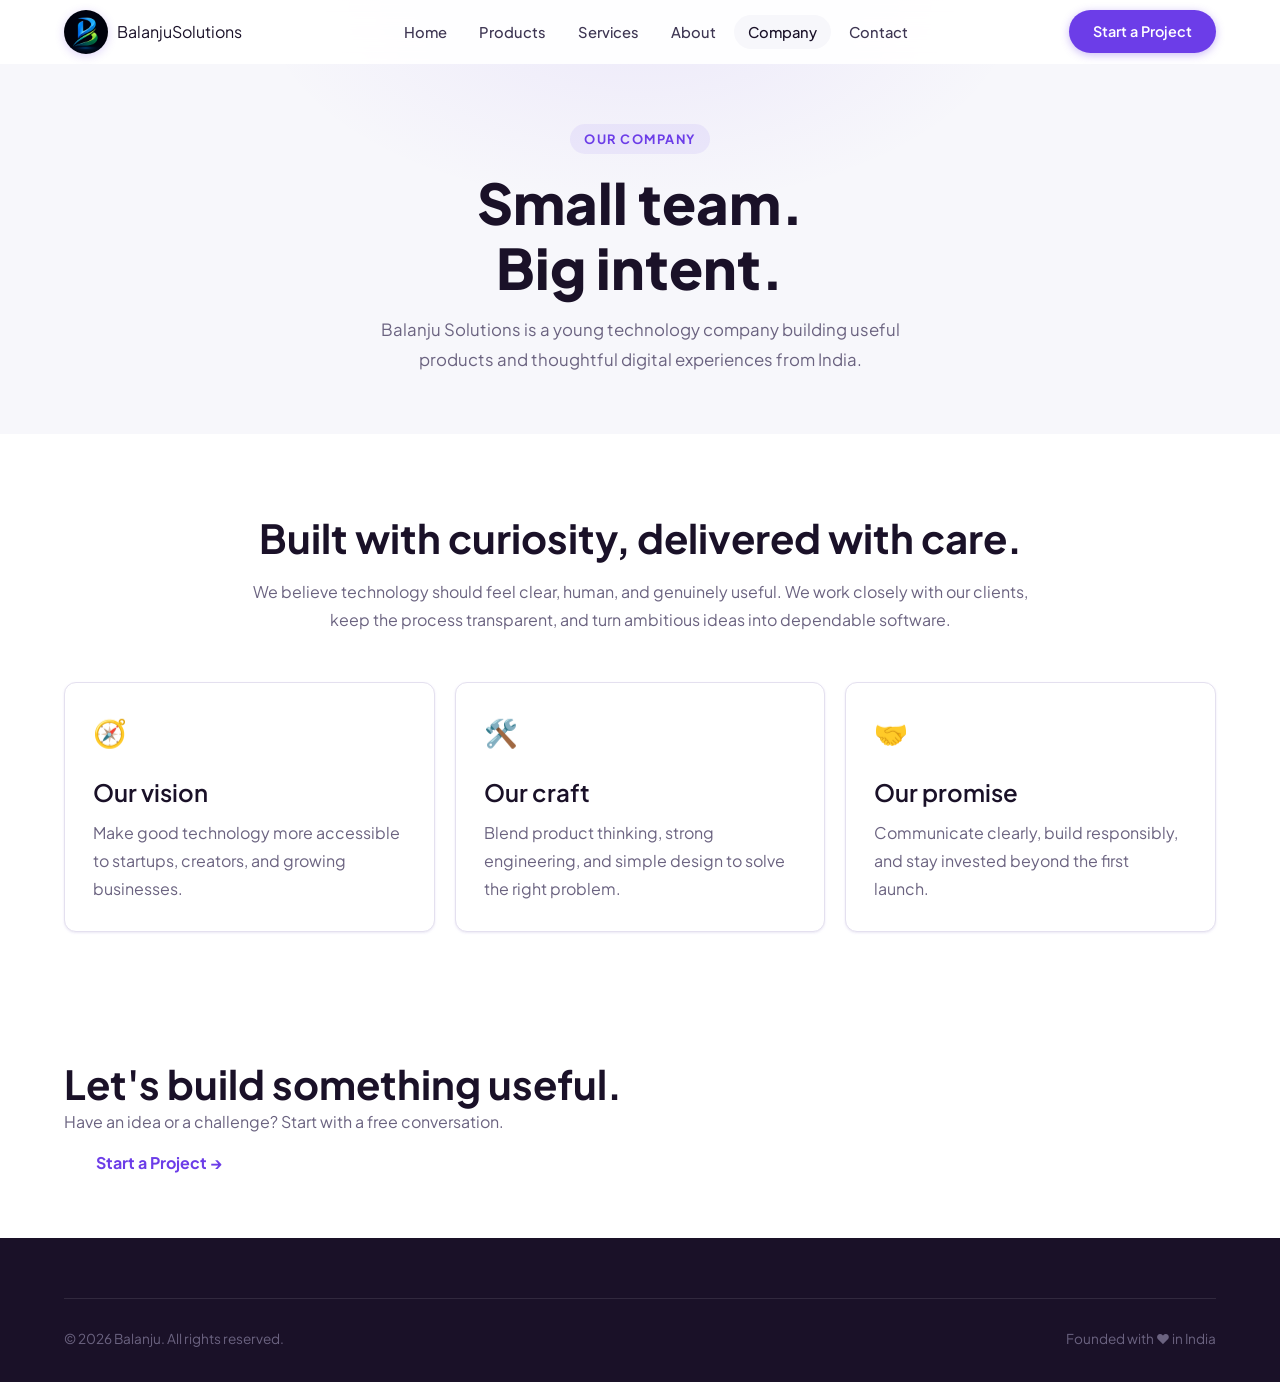
<file: company.html>
<!DOCTYPE html>
<html lang="en">
<head>
  <meta charset="UTF-8" /><meta name="viewport" content="width=device-width, initial-scale=1.0" />
  <title>Company — Balanju Solutions</title>
  <meta name="description" content="Learn about Balanju Solutions, a product and service technology startup from India." />
  <link rel="icon" type="image/x-icon" href="favicon.ico" /><link rel="stylesheet" href="css/style.css" />
  <style>
    .company-grid { display:grid; grid-template-columns:repeat(3,1fr); gap:20px; margin-top:48px; }
    .company-card { padding:28px; background:white; border:1px solid var(--border); border-radius:var(--radius-md); box-shadow:var(--shadow-sm); }
    .company-card .icon { font-size:1.7rem; margin-bottom:18px; }
    .company-card h3 { margin-bottom:8px; }
    .company-story { max-width:780px; margin:0 auto; text-align:center; }
    @media(max-width:700px) { .company-grid { grid-template-columns:1fr; } }
  </style>
</head>
<body>
  <nav class="navbar" id="navbar"><div class="container"><a href="index.html" class="logo-wrapper" aria-label="Balanju Solutions Home"><img src="Balanju solutions logo.png" alt="Balanju Solutions Logo" class="logo-img"><div><span class="logo-text">Balanju</span><span class="logo-sub">Solutions</span></div></a><ul class="nav-links" role="navigation"><li><a href="index.html">Home</a></li><li><a href="products.html">Products</a></li><li><a href="services.html">Services</a></li><li><a href="about.html">About</a></li><li><a href="company.html" class="active">Company</a></li><li><a href="contact.html">Contact</a></li></ul><div class="nav-right"><a href="start-a-project.html" class="btn btn-primary">Start a Project</a><button class="hamburger" id="hamburger" aria-label="Open menu"><span></span><span></span><span></span></button></div></div></nav>
  <div class="mobile-nav" id="mobileNav"><a href="index.html">Home</a><a href="products.html">Products</a><a href="services.html">Services</a><a href="about.html">About</a><a href="company.html">Company</a><a href="contact.html">Contact</a><a href="start-a-project.html" class="btn btn-primary btn-lg" style="margin-top:16px;">Start a Project</a></div>
  <section class="page-hero"><div class="container"><div class="section-label reveal" style="color:var(--indigo);background:rgba(108,61,232,.08);">Our company</div><h1 class="reveal reveal-delay-1">Small team.<br />Big intent.</h1><p class="reveal reveal-delay-2" style="max-width:560px;margin:16px auto 0;font-size:1.05rem;">Balanju Solutions is a young technology company building useful products and thoughtful digital experiences from India.</p></div></section>
  <section class="section"><div class="container"><div class="company-story reveal"><h2>Built with curiosity, delivered with care.</h2><p style="margin-top:16px;">We believe technology should feel clear, human, and genuinely useful. We work closely with our clients, keep the process transparent, and turn ambitious ideas into dependable software.</p></div><div class="company-grid"><article class="company-card reveal"><div class="icon">🧭</div><h3>Our vision</h3><p>Make good technology more accessible to startups, creators, and growing businesses.</p></article><article class="company-card reveal reveal-delay-1"><div class="icon">🛠️</div><h3>Our craft</h3><p>Blend product thinking, strong engineering, and simple design to solve the right problem.</p></article><article class="company-card reveal reveal-delay-2"><div class="icon">🤝</div><h3>Our promise</h3><p>Communicate clearly, build responsibly, and stay invested beyond the first launch.</p></article></div></div></section>
  <section class="section-sm"><div class="container"><div class="cta-banner"><h2>Let's build something useful.</h2><p>Have an idea or a challenge? Start with a free conversation.</p><a href="start-a-project.html" class="btn btn-lg" style="background:white;color:var(--indigo);font-weight:700;">Start a Project →</a></div></div></section>
  <footer class="footer"><div class="container"><div class="footer-bottom"><p>© 2026 Balanju. All rights reserved.</p><p>Founded with ❤️ in India</p></div></div></footer>
  <script src="js/main.js"></script>
</body>
</html>
</file>
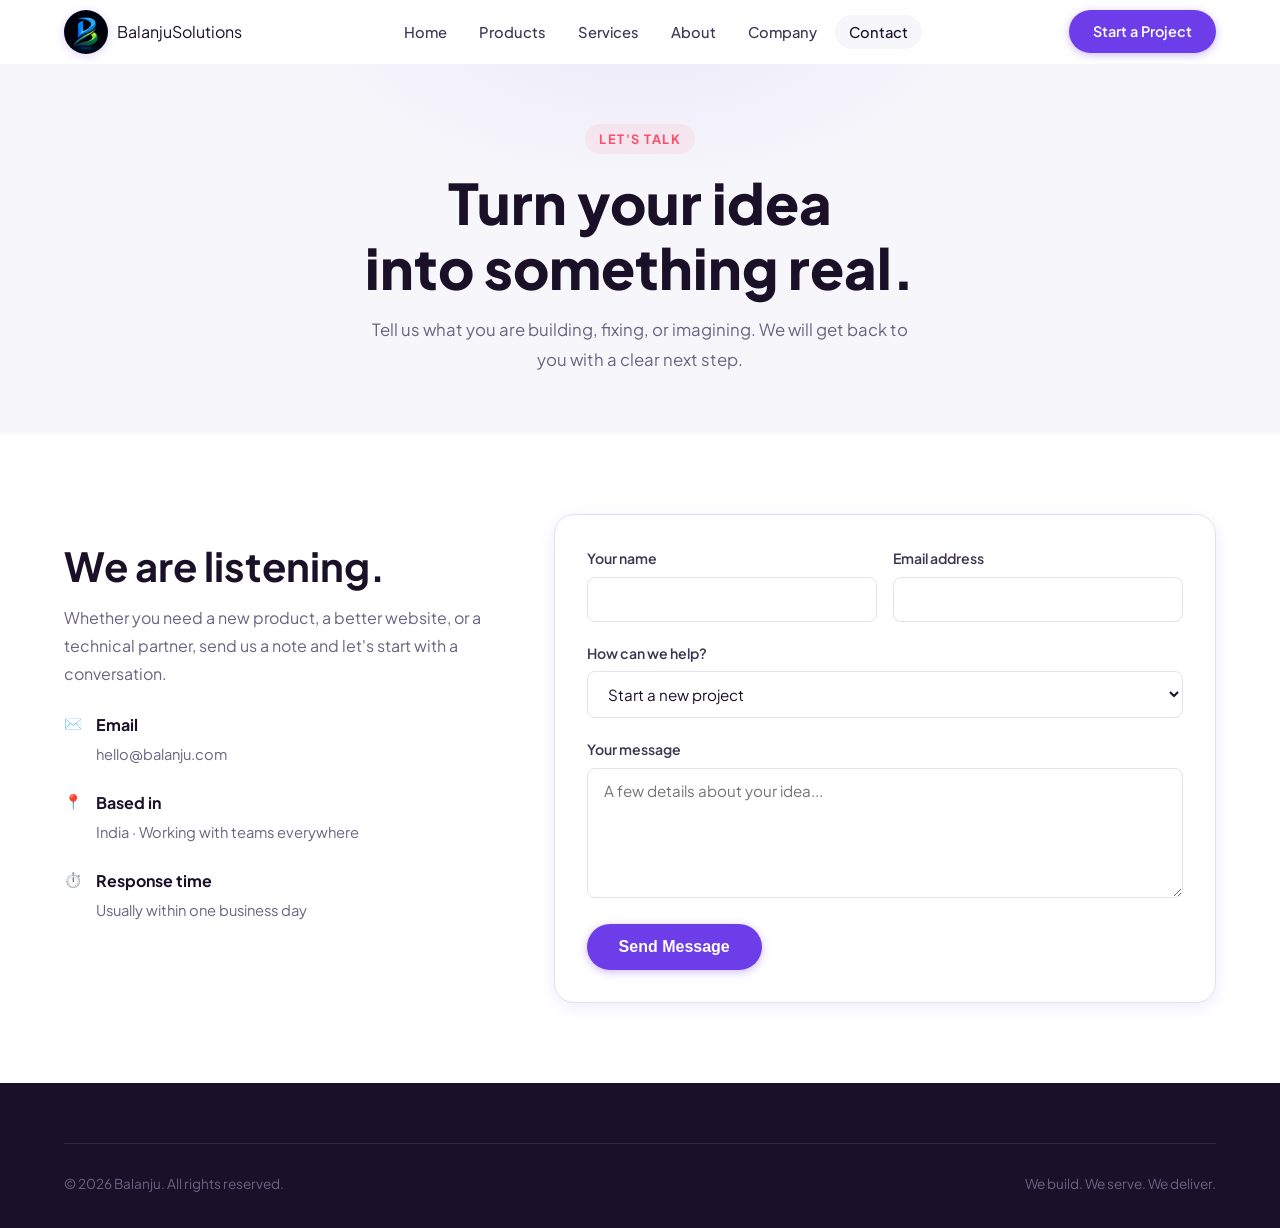
<file: contact.html>
<!DOCTYPE html>
<html lang="en">
<head>
  <meta charset="UTF-8" />
  <meta name="viewport" content="width=device-width, initial-scale=1.0" />
  <title>Contact — Balanju Solutions</title>
  <meta name="description" content="Contact Balanju Solutions for software development, product, and technology partnerships." />
  <link rel="icon" type="image/x-icon" href="favicon.ico" />
  <link rel="stylesheet" href="css/style.css" />
  <style>
    .contact-layout { display:grid; grid-template-columns: .8fr 1.2fr; gap:48px; align-items:start; }
    .contact-info { padding:28px 0; }
    .contact-info h2 { margin-bottom:14px; }
    .contact-detail { display:flex; gap:14px; align-items:flex-start; margin-top:24px; }
    .contact-detail strong { display:block; margin-bottom:3px; }
    .contact-detail span { color:var(--text-grey); font-size:.92rem; }
    .contact-form-panel { padding:32px; background:white; border:1px solid var(--border); border-radius:var(--radius-lg); box-shadow:var(--shadow-md); }
    @media(max-width:760px) { .contact-layout { grid-template-columns:1fr; gap:10px; } .contact-form-panel { padding:24px; } }
  </style>
</head>
<body>
  <nav class="navbar" id="navbar"><div class="container">
    <a href="index.html" class="logo-wrapper" aria-label="Balanju Solutions Home"><img src="Balanju solutions logo.png" alt="Balanju Solutions Logo" class="logo-img"><div><span class="logo-text">Balanju</span><span class="logo-sub">Solutions</span></div></a>
    <ul class="nav-links" role="navigation"><li><a href="index.html">Home</a></li><li><a href="products.html">Products</a></li><li><a href="services.html">Services</a></li><li><a href="about.html">About</a></li><li><a href="company.html">Company</a></li><li><a href="contact.html" class="active">Contact</a></li></ul>
    <div class="nav-right"><a href="start-a-project.html" class="btn btn-primary" id="nav-cta">Start a Project</a><button class="hamburger" id="hamburger" aria-label="Open menu"><span></span><span></span><span></span></button></div>
  </div></nav>
  <div class="mobile-nav" id="mobileNav"><a href="index.html">Home</a><a href="products.html">Products</a><a href="services.html">Services</a><a href="about.html">About</a><a href="company.html">Company</a><a href="contact.html">Contact</a><a href="start-a-project.html" class="btn btn-primary btn-lg" style="margin-top:16px;">Start a Project</a></div>

  <section class="page-hero"><div class="container"><div class="section-label reveal" style="color:var(--coral);background:rgba(255,77,109,.08);">Let's talk</div><h1 class="reveal reveal-delay-1">Turn your idea<br />into something real.</h1><p class="reveal reveal-delay-2" style="max-width:540px;margin:16px auto 0;font-size:1.05rem;">Tell us what you are building, fixing, or imagining. We will get back to you with a clear next step.</p></div></section>

  <section class="section"><div class="container contact-layout">
    <div class="contact-info reveal"><h2>We are listening.</h2><p>Whether you need a new product, a better website, or a technical partner, send us a note and let's start with a conversation.</p>
      <div class="contact-detail"><span aria-hidden="true">✉️</span><div><strong>Email</strong><span>hello@balanju.com</span></div></div>
      <div class="contact-detail"><span aria-hidden="true">📍</span><div><strong>Based in</strong><span>India · Working with teams everywhere</span></div></div>
      <div class="contact-detail"><span aria-hidden="true">⏱️</span><div><strong>Response time</strong><span>Usually within one business day</span></div></div>
    </div>
    <div class="contact-form-panel reveal reveal-delay-1"><form class="contact-form" id="contactForm"><div class="form-row"><div class="form-group"><label for="name">Your name</label><input id="name" name="name" required /></div><div class="form-group"><label for="email">Email address</label><input id="email" name="email" type="email" required /></div></div><div class="form-group"><label for="subject">How can we help?</label><select id="subject" name="subject"><option>Start a new project</option><option>Ask about services</option><option>Discuss a partnership</option><option>Something else</option></select></div><div class="form-group"><label for="message">Your message</label><textarea id="message" name="message" required placeholder="A few details about your idea..."></textarea></div><button class="btn btn-primary btn-lg" type="submit">Send Message</button></form></div>
  </div></section>
  <footer class="footer"><div class="container"><div class="footer-bottom"><p>© 2026 Balanju. All rights reserved.</p><p>We build. We serve. We deliver.</p></div></div></footer>
  <script src="js/main.js"></script>
</body>
</html>
</file>
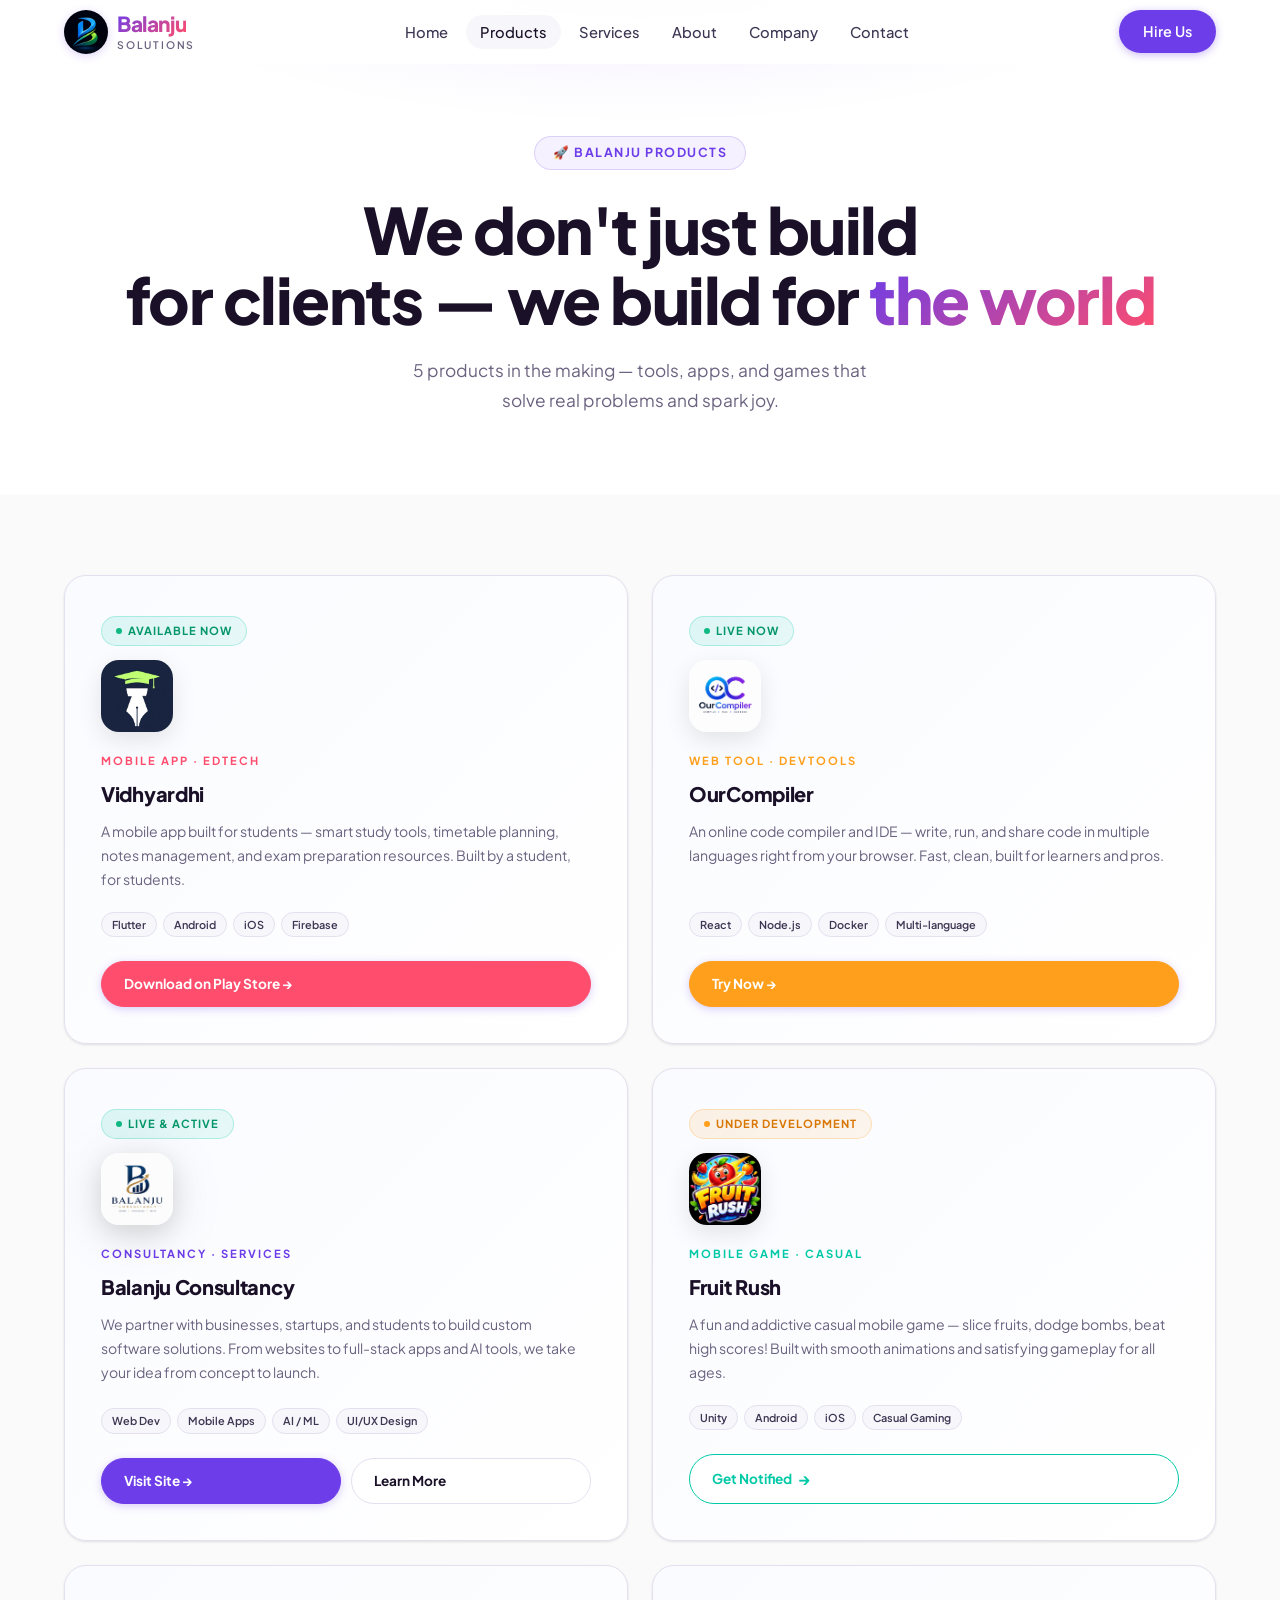
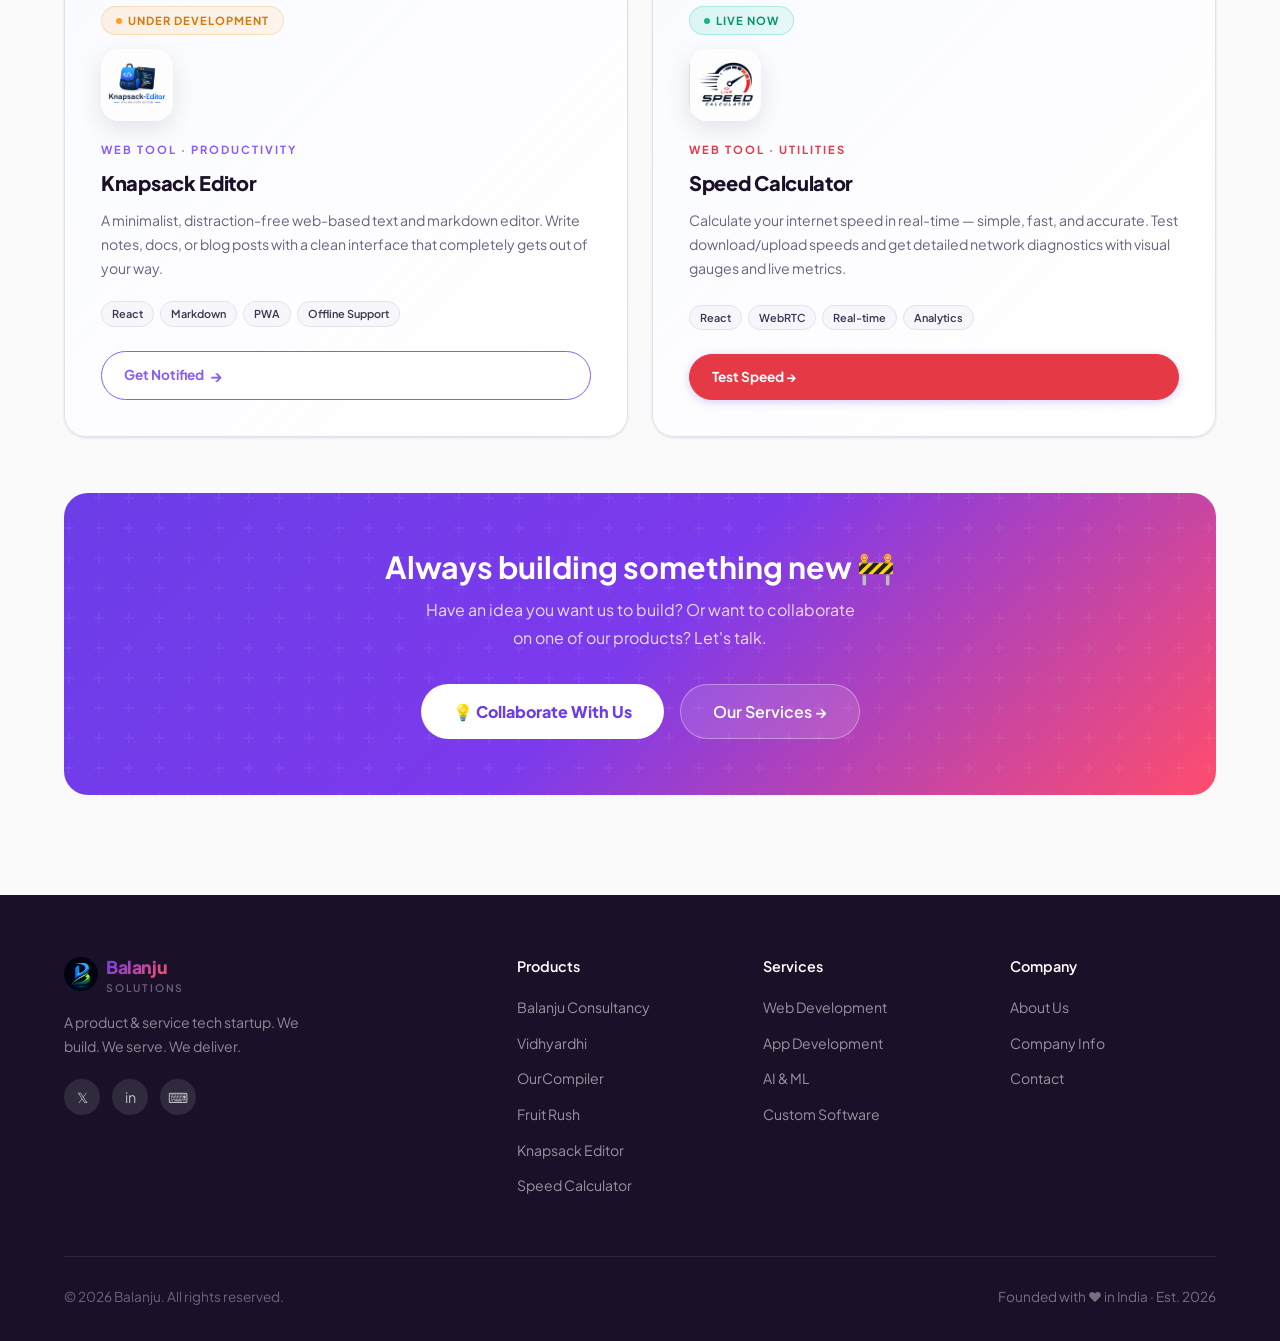
<file: products.html>
<!DOCTYPE html>
<html lang="en">
<head>
  <meta charset="UTF-8" />
  <meta name="viewport" content="width=device-width, initial-scale=1.0" />
  <title>Our Products — Balanju Solutions</title>
  <meta name="description" content="Explore Balanju Solutions's own software products — Balanju Consultancy, Vidhyardhi, OurCompiler, Fruit Rush, Knapsack Editor, and Speed Calculator." />
  <!-- Favicon & App Icons -->
  <link rel="icon" type="image/x-icon" href="favicon.ico" />
  <link rel="icon" type="image/png" sizes="32x32" href="favicon-32x32.png" />
  <link rel="icon" type="image/png" sizes="16x16" href="favicon-16x16.png" />
  <link rel="apple-touch-icon" sizes="180x180" href="apple-touch-icon.png" />
  <link rel="manifest" href="site.webmanifest" />
  <meta name="theme-color" content="#6C3DE8" />

  <!-- Open Graph / SEO Meta Tags -->
  <meta property="og:type" content="website" />
  <meta property="og:url" content="https://balanju-solutions.vercel.app/products.html" />
  <meta property="og:title" content="Our Products — Balanju Solutions" />
  <meta property="og:description" content="Explore Balanju Solutions's own software products — Balanju Consultancy, Vidhyardhi, OurCompiler, Fruit Rush, Knapsack Editor, and Speed Calculator." />
  <meta property="og:image" content="https://balanju-solutions.vercel.app/balanju-logo.png" />
  <meta name="twitter:card" content="summary_large_image" />
  <meta name="twitter:title" content="Our Products — Balanju Solutions" />
  <meta name="twitter:description" content="Explore Balanju Solutions's own software products — Balanju Consultancy, Vidhyardhi, OurCompiler, Fruit Rush, Knapsack Editor, and Speed Calculator." />
  <meta name="twitter:image" content="https://balanju-solutions.vercel.app/balanju-logo.png" />

  <link rel="stylesheet" href="css/style.css" />
  <link rel="preconnect" href="https://fonts.googleapis.com" />
  <style>
    /* ── Logo Styling ── */
    .logo-wrapper {
      display: flex;
      align-items: center;
      gap: 9px;
      text-decoration: none;
      transition: var(--transition);
    }

    .logo-img {
      width: 44px;
      height: 44px;
      border-radius: 50%;
      object-fit: cover;
      box-shadow: 0 2px 10px rgba(108, 61, 232, 0.22);
      flex-shrink: 0;
    }

    .logo-img-footer {
      width: 34px;
      height: 34px;
      border-radius: 50%;
      object-fit: cover;
      flex-shrink: 0;
    }

    .logo-text {
      font-size: 1.3rem;
      font-weight: 800;
      letter-spacing: -0.4px;
      background: linear-gradient(135deg, var(--indigo), var(--coral));
      -webkit-background-clip: text;
      -webkit-text-fill-color: transparent;
      background-clip: text;
      line-height: 1;
    }

    .logo-sub {
      display: block;
      font-size: 0.65rem;
      font-weight: 600;
      letter-spacing: 1.8px;
      text-transform: uppercase;
      color: var(--text-grey);
      -webkit-text-fill-color: var(--text-grey);
      margin-top: 2px;
      line-height: 1;
    }

    .logo-wrapper:hover .logo-text {
      opacity: 0.85;
    }

    .logo-wrapper:hover .logo-img {
      box-shadow: 0 4px 14px rgba(108, 61, 232, 0.28);
      transform: scale(1.05);
    }

    /* ══════════════════════════════
       PRODUCTS PAGE — PREMIUM DESIGN
    ══════════════════════════════ */

    /* ── Page Hero ── */
    .products-hero {
      padding: calc(var(--nav-h) + 72px) 0 80px;
      text-align: center;
      position: relative;
      overflow: hidden;
      background: #fff;
    }
    .products-hero::before {
      content: '';
      position: absolute;
      inset: 0;
      background:
        radial-gradient(ellipse 60% 50% at 50% -10%, rgba(108,61,232,0.10) 0%, transparent 70%);
      pointer-events: none;
    }
    .products-hero .eyebrow {
      display: inline-flex;
      align-items: center;
      gap: 8px;
      background: rgba(108,61,232,0.07);
      border: 1px solid rgba(108,61,232,0.18);
      border-radius: var(--radius-pill);
      padding: 6px 18px;
      font-size: 0.78rem;
      font-weight: 700;
      letter-spacing: 1.5px;
      text-transform: uppercase;
      color: var(--indigo);
      margin-bottom: 24px;
    }
    .products-hero h1 {
      font-size: clamp(2.4rem, 5vw, 4rem);
      font-weight: 900;
      letter-spacing: -1.5px;
      line-height: 1.1;
      color: var(--text-dark);
      margin-bottom: 20px;
    }
    .products-hero h1 span {
      background: linear-gradient(135deg, var(--indigo), var(--coral));
      -webkit-background-clip: text;
      -webkit-text-fill-color: transparent;
      background-clip: text;
    }
    .products-hero p {
      max-width: 480px;
      margin: 0 auto;
      font-size: 1.08rem;
      color: var(--text-grey);
    }

    /* ── Products Layout ── */
    .products-section {
      padding: 80px 0 100px;
      background: #FAFAFA;
    }

    /* ── FEATURED CARD (Balanju Consultancy) ── */
    .prod-featured {
      background: white;
      border: 1.5px solid var(--border);
      border-radius: 28px;
      overflow: hidden;
      margin-bottom: 32px;
      display: grid;
      grid-template-columns: 1fr 1fr;
      min-height: 420px;
      box-shadow: 0 1px 3px rgba(26,17,40,0.08), 0 1px 2px rgba(0,0,0,0.04);
      transition: var(--transition);
      background: linear-gradient(135deg, #FAFBFF 0%, #FFFFFF 100%);
    }
    .prod-featured:hover {
      box-shadow: 0 16px 48px rgba(108,61,232,0.14);
      transform: translateY(-4px);
      border-color: rgba(108,61,232,0.4);
    }
    .prod-featured .pf-left {
      padding: 56px 52px;
      display: flex;
      flex-direction: column;
      justify-content: center;
    }
    .prod-featured .pf-right {
      background: linear-gradient(135deg, #6C3DE8 0%, #9B35C8 60%, #FF4D6D 100%);
      display: flex;
      align-items: center;
      justify-content: center;
      position: relative;
      overflow: hidden;
    }
    .pf-right::before {
      content: '';
      position: absolute;
      inset: 0;
      background: url("data:image/svg+xml,%3Csvg width='60' height='60' viewBox='0 0 60 60' xmlns='http://www.w3.org/2000/svg'%3E%3Cg fill='none' fill-rule='evenodd'%3E%3Cg fill='%23ffffff' fill-opacity='0.06'%3E%3Cpath d='M36 34v-4h-2v4h-4v2h4v4h2v-4h4v-2h-4zm0-30V0h-2v4h-4v2h4v4h2V6h4V4h-4zM6 34v-4H4v4H0v2h4v4h2v-4h4v-2H6zM6 4V0H4v4H0v2h4v4h2V6h4V4H6z'/%3E%3C/g%3E%3C/g%3E%3C/svg%3E");
    }
    .pf-right .big-icon {
      font-size: 7rem;
      position: relative;
      z-index: 1;
      filter: drop-shadow(0 20px 40px rgba(0,0,0,0.25));
      animation: floatIcon 5s ease-in-out infinite;
      display: flex;
      align-items: center;
      justify-content: center;
      min-width: 180px;
      min-height: 180px;
    }
    @keyframes floatIcon {
      0%,100% { transform: translateY(0); }
      50%      { transform: translateY(-14px); }
    }
    @media(max-width:760px) {
      .prod-featured { grid-template-columns: 1fr; min-height: auto; }
      .prod-featured .pf-left { padding: 40px 28px; }
      .prod-featured .pf-right { height: 240px; }
    }

    /* ── 2-col grid cards ── */
    .prod-grid-2 {
      display: grid;
      grid-template-columns: 1fr 1fr;
      gap: 24px;
      margin-bottom: 24px;
    }
    @media(max-width:720px) { .prod-grid-2 { grid-template-columns: 1fr; } }

    /* ── 3-col grid cards ── */
    .prod-grid-3 {
      display: grid;
      grid-template-columns: 1fr 1fr 1fr;
      gap: 24px;
    }
    @media(max-width:900px) { .prod-grid-3 { grid-template-columns: 1fr 1fr; } }
    @media(max-width:580px)  { .prod-grid-3 { grid-template-columns: 1fr; } }

    /* ── Standard Product Card ── */
    .prod-card {
      background: white;
      border: 1.5px solid var(--border);
      border-radius: 22px;
      padding: 40px 36px 36px;
      display: flex;
      flex-direction: column;
      position: relative;
      overflow: hidden;
      transition: var(--transition);
      box-shadow: 0 1px 3px rgba(26,17,40,0.08), 0 1px 2px rgba(0,0,0,0.04);
      background: linear-gradient(135deg, #FAFBFF 0%, #FFFFFF 100%);
    }
    .prod-card:hover {
      transform: translateY(-8px);
      box-shadow: 0 12px 40px rgba(108,61,232,0.15);
      border-color: rgba(108,61,232,0.35);
    }
    /* Accent top line */
    .prod-card::after {
      content: '';
      position: absolute;
      top: 0; left: 0; right: 0;
      height: 3px;
      border-radius: 22px 22px 0 0;
      opacity: 0;
      transition: opacity 0.3s ease;
    }
    .prod-card:hover::after { opacity: 1; }
    .prod-card[data-color="coral"]::after   { background: linear-gradient(90deg, var(--coral), #f472b6); }
    .prod-card[data-color="amber"]::after   { background: linear-gradient(90deg, var(--amber), #FBBF24); }
    .prod-card[data-color="mint"]::after    { background: linear-gradient(90deg, var(--mint), #34d399); }
    .prod-card[data-color="purple"]::after  { background: linear-gradient(90deg, #8B5CF6, var(--indigo)); }

    /* ── App Icon ── */
    .app-icon {
      width: 72px;
      height: 72px;
      border-radius: 18px;
      display: flex;
      align-items: center;
      justify-content: center;
      font-size: 2.2rem;
      margin-bottom: 20px;
      flex-shrink: 0;
      box-shadow: 0 8px 24px rgba(0,0,0,0.10);
    }

    /* ── Status Badge ── */
    .status-pill {
      display: inline-flex;
      align-items: center;
      gap: 6px;
      font-size: 0.7rem;
      font-weight: 700;
      letter-spacing: 1px;
      text-transform: uppercase;
      padding: 5px 14px;
      border-radius: var(--radius-pill);
      margin-bottom: 14px;
      width: fit-content;
      transition: var(--transition);
    }
    .status-pill .dot {
      width: 6px; height: 6px;
      border-radius: 50%;
    }
    .status-pill.live     { background: linear-gradient(135deg, rgba(0,201,167,0.12), rgba(0,201,167,0.08)); color: #059669; border: 1px solid rgba(0,201,167,0.25); }
    .status-pill.live .dot     { background: #10b981; animation: pulse 2s infinite; }
    .status-pill.building { background: linear-gradient(135deg, rgba(255,159,28,0.12), rgba(255,159,28,0.08)); color: #d97706; border: 1px solid rgba(255,159,28,0.25); }
    .status-pill.building .dot { background: var(--amber); animation: pulse 2.5s ease-in-out infinite; }
    .status-pill.soon     { background: linear-gradient(135deg, rgba(108,61,232,0.12), rgba(108,61,232,0.08)); color: var(--indigo); border: 1px solid rgba(108,61,232,0.25); }
    .status-pill.soon .dot     { background: var(--indigo); }

    @keyframes pulse {
      0%,100% { opacity:1; transform:scale(1); }
      50%      { opacity:0.5; transform:scale(1.5); }
    }

    /* ── Card Typography ── */
    .prod-type-label {
      font-size: 0.7rem;
      font-weight: 700;
      letter-spacing: 2px;
      text-transform: uppercase;
      margin-bottom: 8px;
    }
    .prod-card h3 {
      font-size: 1.25rem;
      font-weight: 800;
      letter-spacing: -0.3px;
      margin-bottom: 10px;
      color: var(--text-dark);
    }
    .prod-card p {
      font-size: 0.88rem;
      color: var(--text-grey);
      line-height: 1.7;
      flex: 1;
      margin-bottom: 20px;
    }

    /* ── Tech Tags ── */
    .tag-row {
      display: flex;
      flex-wrap: wrap;
      gap: 6px;
      margin-bottom: 24px;
    }
    .tag {
      font-size: 0.68rem;
      font-weight: 600;
      padding: 3px 10px;
      border-radius: var(--radius-pill);
      background: var(--bg-grey);
      color: var(--text-mid);
      border: 1px solid var(--border);
    }

    /* ── Card CTA ── */
    .card-cta {
      display: inline-flex;
      align-items: center;
      gap: 6px;
      font-size: 0.85rem;
      font-weight: 700;
      padding: 11px 22px;
      border-radius: var(--radius-pill);
      border: 1.5px solid var(--border);
      background: white;
      color: var(--text-dark);
      transition: var(--transition);
      text-decoration: none;
      margin-top: auto;
      cursor: pointer;
      position: relative;
    }
    .card-cta:hover {
      border-color: currentColor;
      transform: translateX(4px);
      box-shadow: 0 4px 12px rgba(108,61,232,0.15);
    }
    .card-cta.primary {
      background: var(--indigo);
      color: white;
      border-color: var(--indigo);
      box-shadow: 0 2px 8px rgba(108,61,232,0.25);
    }
    .card-cta.primary:hover { 
      background: #5a2fd4; 
      border-color: #5a2fd4; 
      transform: translateY(-2px);
      box-shadow: 0 8px 20px rgba(108,61,232,0.35);
    }

    /* ── Featured left text ── */
    .pf-left .status-pill { margin-bottom: 16px; }
    .pf-left h2 {
      font-size: clamp(1.5rem, 2.5vw, 2rem);
      font-weight: 900;
      letter-spacing: -0.5px;
      margin-bottom: 12px;
      color: var(--text-dark);
    }
    .pf-left p {
      font-size: 0.95rem;
      color: var(--text-grey);
      line-height: 1.75;
      max-width: 400px;
      margin-bottom: 24px;
    }
    .pf-cta-row { display: flex; gap: 12px; flex-wrap: wrap; }

    /* ── Bottom CTA strip ── */
    .prod-cta-strip {
      margin-top: 56px;
      background: linear-gradient(135deg, var(--indigo) 0%, #7c3aed 50%, var(--coral) 100%);
      border-radius: 24px;
      padding: 56px 48px;
      text-align: center;
      color: white;
      position: relative;
      overflow: hidden;
    }
    .prod-cta-strip::before {
      content: '';
      position: absolute;
      inset: 0;
      background: url("data:image/svg+xml,%3Csvg width='60' height='60' viewBox='0 0 60 60' xmlns='http://www.w3.org/2000/svg'%3E%3Cg fill='none' fill-rule='evenodd'%3E%3Cg fill='%23ffffff' fill-opacity='0.05'%3E%3Cpath d='M36 34v-4h-2v4h-4v2h4v4h2v-4h4v-2h-4zm0-30V0h-2v4h-4v2h4v4h2V6h4V4h-4zM6 34v-4H4v4H0v2h4v4h2v-4h4v-2H6zM6 4V0H4v4H0v2h4v4h2V6h4V4H6z'/%3E%3C/g%3E%3C/g%3E%3C/svg%3E");
    }
    .prod-cta-strip h2 { color: white; font-size: 1.9rem; margin-bottom: 10px; position:relative; }
    .prod-cta-strip p  { color: rgba(255,255,255,0.82); max-width: 440px; margin: 0 auto 32px; position:relative; }
    .prod-cta-strip .btn-row { display:flex; gap:16px; justify-content:center; flex-wrap:wrap; position:relative; }
  </style>
</head>
<body>

  <!-- ── Navigation ── -->
  <nav class="navbar" id="navbar">
    <div class="container">
      <a href="index.html" class="logo-wrapper" aria-label="Balanju Solutions Home">
        <img src="Balanju solutions logo.png" alt="Balanju Solutions Logo" class="logo-img">
        <div>
          <span class="logo-text">Balanju</span>
          <span class="logo-sub">Solutions</span>
        </div>
      </a>
      <ul class="nav-links" role="navigation">
        <li><a href="index.html">Home</a></li>
        <li><a href="products.html" class="active">Products</a></li>
        <li><a href="services.html">Services</a></li>
        <li><a href="about.html">About</a></li>
        <li><a href="company.html">Company</a></li>
        <li><a href="contact.html">Contact</a></li>
      </ul>
      <div class="nav-right">
        <a href="contact.html" class="btn btn-primary" id="nav-cta">Hire Us</a>
        <button class="hamburger" id="hamburger" aria-label="Open menu">
          <span></span><span></span><span></span>
        </button>
      </div>
    </div>
  </nav>

  <!-- ── Mobile Nav ── -->
  <div class="mobile-nav" id="mobileNav">
    <a href="index.html">Home</a>
    <a href="products.html">Products</a>
    <a href="services.html">Services</a>
    <a href="about.html">About</a>
    <a href="company.html">Company</a>
    <a href="contact.html">Contact</a>
    <a href="contact.html" class="btn btn-primary btn-lg" style="margin-top:16px;">Hire Us</a>
  </div>

  <!-- ── Hero ── -->
  <section class="products-hero" id="page-top">
    <div class="container">
      <div class="eyebrow reveal">🚀 Balanju Products</div>
      <h1 class="reveal reveal-delay-1">We don't just build<br />for clients — we build for <span>the world</span></h1>
      <p class="reveal reveal-delay-2">5 products in the making — tools, apps, and games that solve real problems and spark joy.</p>
    </div>
  </section>

  <!-- ── Products ── -->
  <section class="products-section" id="our-products">
    <div class="container">

      <!-- ════ 2-col row: Vidhyardhi + OurCompiler ════ -->
      <div class="prod-grid-2">

        <!-- Vidhyardhi -->
        <div class="prod-card reveal" id="prod-vidhyardhi" data-color="coral">
          <div class="status-pill live">
            <span class="dot"></span> Available Now
          </div>
          <div class="app-icon"><img src="logos/vidhyardhi logo.png" alt="Vidhyardhi" style="width:100%;height:100%;object-fit:contain;border-radius:18px;"></div>
          <div class="prod-type-label" style="color:var(--coral);">Mobile App · EdTech</div>
          <h3>Vidhyardhi</h3>
          <p>A mobile app built for students — smart study tools, timetable planning, notes management, and exam preparation resources. Built by a student, for students.</p>
          <div class="tag-row">
            <span class="tag">Flutter</span>
            <span class="tag">Android</span>
            <span class="tag">iOS</span>
            <span class="tag">Firebase</span>
          </div>
          <a href="https://play.google.com/store/apps/details?id=com.vithyarthi.app" target="_blank" rel="noopener noreferrer" class="card-cta primary" style="background:var(--coral);color:white;border-color:var(--coral);" id="prod-vidhyardhi-download">
            Download on Play Store →
          </a>
        </div>

        <!-- OurCompiler -->
        <div class="prod-card reveal reveal-delay-1" id="prod-ourcompiler" data-color="amber">
          <div class="status-pill live">
            <span class="dot"></span> Live Now
          </div>
          <div class="app-icon"><img src="logos/our-compiler-logo.png" alt="OurCompiler" style="width:100%;height:100%;object-fit:contain;border-radius:18px;"></div>
          <div class="prod-type-label" style="color:var(--amber);">Web Tool · DevTools</div>
          <h3>OurCompiler</h3>
          <p>An online code compiler and IDE — write, run, and share code in multiple languages right from your browser. Fast, clean, built for learners and pros.</p>
          <div class="tag-row">
            <span class="tag">React</span>
            <span class="tag">Node.js</span>
            <span class="tag">Docker</span>
            <span class="tag">Multi-language</span>
          </div>
          <a href="https://ourcompiler.com" target="_blank" rel="noopener noreferrer" class="card-cta primary" style="background:var(--amber);color:white;border-color:var(--amber);" id="prod-compiler-visit">
            Try Now →
          </a>
        </div>

      </div>

      <!-- ════ 2-col row: Balanju Consultancy + Fruit Rush ════ -->
      <div class="prod-grid-2">

        <!-- Balanju Consultancy -->
        <div class="prod-card reveal" id="prod-consultancy" data-color="indigo">
          <div class="status-pill live">
            <span class="dot"></span> Live & Active
          </div>
          <div class="app-icon"><img src="logos/balanju-consultancy-logo.png" alt="Balanju Consultancy" style="width:100%;height:100%;object-fit:contain;border-radius:18px;filter:drop-shadow(0 8px 24px rgba(0,0,0,0.10));"></div>
          <div class="prod-type-label" style="color:var(--indigo);">Consultancy · Services</div>
          <h3>Balanju Consultancy</h3>
          <p>We partner with businesses, startups, and students to build custom software solutions. From websites to full-stack apps and AI tools, we take your idea from concept to launch.</p>
          <div class="tag-row">
            <span class="tag">Web Dev</span>
            <span class="tag">Mobile Apps</span>
            <span class="tag">AI / ML</span>
            <span class="tag">UI/UX Design</span>
          </div>
          <div style="display:flex;gap:10px;margin-top:auto;">
            <a href="https://balanju.vercel.app/" target="_blank" rel="noopener noreferrer" class="card-cta primary" style="flex:1;" id="prod-consult-visit">Visit Site →</a>
            <a href="services.html" class="card-cta" style="flex:1;" id="prod-consult-services">Learn More</a>
          </div>
        </div>

        <!-- Fruit Rush -->
        <div class="prod-card reveal reveal-delay-1" id="prod-fruitrush" data-color="mint">
          <div class="status-pill building">
            <span class="dot"></span> Under Development
          </div>
          <div class="app-icon"><img src="logos/Fruit-rush-logo.png" alt="Fruit Rush" style="width:100%;height:100%;object-fit:contain;border-radius:18px;"></div>
          <div class="prod-type-label" style="color:var(--mint);">Mobile Game · Casual</div>
          <h3>Fruit Rush</h3>
          <p>A fun and addictive casual mobile game — slice fruits, dodge bombs, beat high scores! Built with smooth animations and satisfying gameplay for all ages.</p>
          <div class="tag-row">
            <span class="tag">Unity</span>
            <span class="tag">Android</span>
            <span class="tag">iOS</span>
            <span class="tag">Casual Gaming</span>
          </div>
          <a href="contact.html?ref=fruitrush" class="card-cta" style="color:var(--mint);border-color:var(--mint);" id="prod-fruitrush-notify">
            Get Notified <span style="font-size:1rem;">→</span>
          </a>
        </div>
      </div>

      <!-- ════ 2-col row: Knapsack Editor + Speed Calculator ════ -->
      <div class="prod-grid-2">

        <!-- Knapsack Editor -->
        <div class="prod-card reveal" id="prod-knapsack" data-color="purple">
          <div class="status-pill building">
            <span class="dot"></span> Under Development
          </div>
          <div class="app-icon"><img src="logos/knapsack-editor-logo1.png" alt="Knapsack Editor" style="width:100%;height:100%;object-fit:contain;border-radius:18px;"></div>
          <div class="prod-type-label" style="color:#8B5CF6;">Web Tool · Productivity</div>
          <h3>Knapsack Editor</h3>
          <p>A minimalist, distraction-free web-based text and markdown editor. Write notes, docs, or blog posts with a clean interface that completely gets out of your way.</p>
          <div class="tag-row">
            <span class="tag">React</span>
            <span class="tag">Markdown</span>
            <span class="tag">PWA</span>
            <span class="tag">Offline Support</span>
          </div>
          <a href="contact.html?ref=knapsack" class="card-cta" style="color:#8B5CF6;border-color:#8B5CF6;" id="prod-knapsack-notify">
            Get Notified <span style="font-size:1rem;">→</span>
          </a>
        </div>

        <!-- Speed Calculator -->
        <div class="prod-card reveal reveal-delay-1" id="prod-speedcalc" data-color="red">
          <div class="status-pill live">
            <span class="dot"></span> Live Now
          </div>
          <div class="app-icon"><img src="logos/live-calculator.png" alt="Speed Calculator" style="width:100%;height:100%;object-fit:contain;border-radius:18px;"></div>
          <div class="prod-type-label" style="color:#E63946;">Web Tool · Utilities</div>
          <h3>Speed Calculator</h3>
          <p>Calculate your internet speed in real-time — simple, fast, and accurate. Test download/upload speeds and get detailed network diagnostics with visual gauges and live metrics.</p>
          <div class="tag-row">
            <span class="tag">React</span>
            <span class="tag">WebRTC</span>
            <span class="tag">Real-time</span>
            <span class="tag">Analytics</span>
          </div>
          <a href="https://speed-calculator.example.com" target="_blank" rel="noopener noreferrer" class="card-cta primary" style="background:#E63946;color:white;border-color:#E63946;" id="prod-speedcalc-visit">
            Test Speed →
          </a>
        </div>

      </div>

      <!-- ════ Bottom CTA ════ -->
      <div class="prod-cta-strip reveal">
        <h2>Always building something new 🚧</h2>
        <p>Have an idea you want us to build? Or want to collaborate on one of our products? Let's talk.</p>
        <div class="btn-row">
          <a href="contact.html" class="btn btn-lg" style="background:white;color:var(--indigo);font-weight:800;" id="prod-collab">💡 Collaborate With Us</a>
          <a href="services.html" class="btn btn-lg" style="background:rgba(255,255,255,0.12);color:white;border:1.5px solid rgba(255,255,255,0.35);" id="prod-services-link">Our Services →</a>
        </div>
      </div>
  </section>

  <!-- ── Footer ── -->
  <footer class="footer" id="footer">
    <div class="container">
      <div class="footer-grid">
        <div>
          <a href="index.html" class="logo-wrapper" style="display:inline-flex;align-items:center;gap:8px;">
            <img src="Balanju solutions logo.png" alt="Balanju Solutions Logo" class="logo-img-footer">
            <div>
              <span class="logo-text" style="font-size:1.1rem;">Balanju</span>
              <span class="logo-sub">Solutions</span>
            </div>
          </a>
          <p style="font-size:0.88rem;color:rgba(255,255,255,0.5);max-width:240px;margin-top:12px;">
            A product & service tech startup. We build. We serve. We deliver.
          </p>
          <div class="social-links" style="margin-top:20px;">
            <a href="#" class="social-link" aria-label="Twitter">𝕏</a>
            <a href="#" class="social-link" aria-label="LinkedIn">in</a>
            <a href="#" class="social-link" aria-label="GitHub">⌨</a>
          </div>
        </div>
        <div>
          <h4>Products</h4>
          <ul>
            <li><a href="#prod-consultancy">Balanju Consultancy</a></li>
            <li><a href="#prod-vidhyardhi">Vidhyardhi</a></li>
            <li><a href="#prod-ourcompiler">OurCompiler</a></li>
            <li><a href="#prod-fruitrush">Fruit Rush</a></li>
            <li><a href="#prod-knapsack">Knapsack Editor</a></li>
            <li><a href="#prod-speedcalc">Speed Calculator</a></li>
          </ul>
        </div>
        <div>
          <h4>Services</h4>
          <ul>
            <li><a href="services.html">Web Development</a></li>
            <li><a href="services.html">App Development</a></li>
            <li><a href="services.html">AI &amp; ML</a></li>
            <li><a href="services.html">Custom Software</a></li>
          </ul>
        </div>
        <div>
          <h4>Company</h4>
          <ul>
            <li><a href="about.html">About Us</a></li>
            <li><a href="company.html">Company Info</a></li>
            <li><a href="contact.html">Contact</a></li>
          </ul>
        </div>
      </div>
      <div class="footer-bottom">
        <p>© 2026 Balanju. All rights reserved.</p>
        <p style="color:rgba(255,255,255,0.4);">Founded with ❤️ in India · Est. 2026</p>
      </div>
    </div>
  </footer>

  <script src="js/main.js"></script>
</body>
</html>
</file>
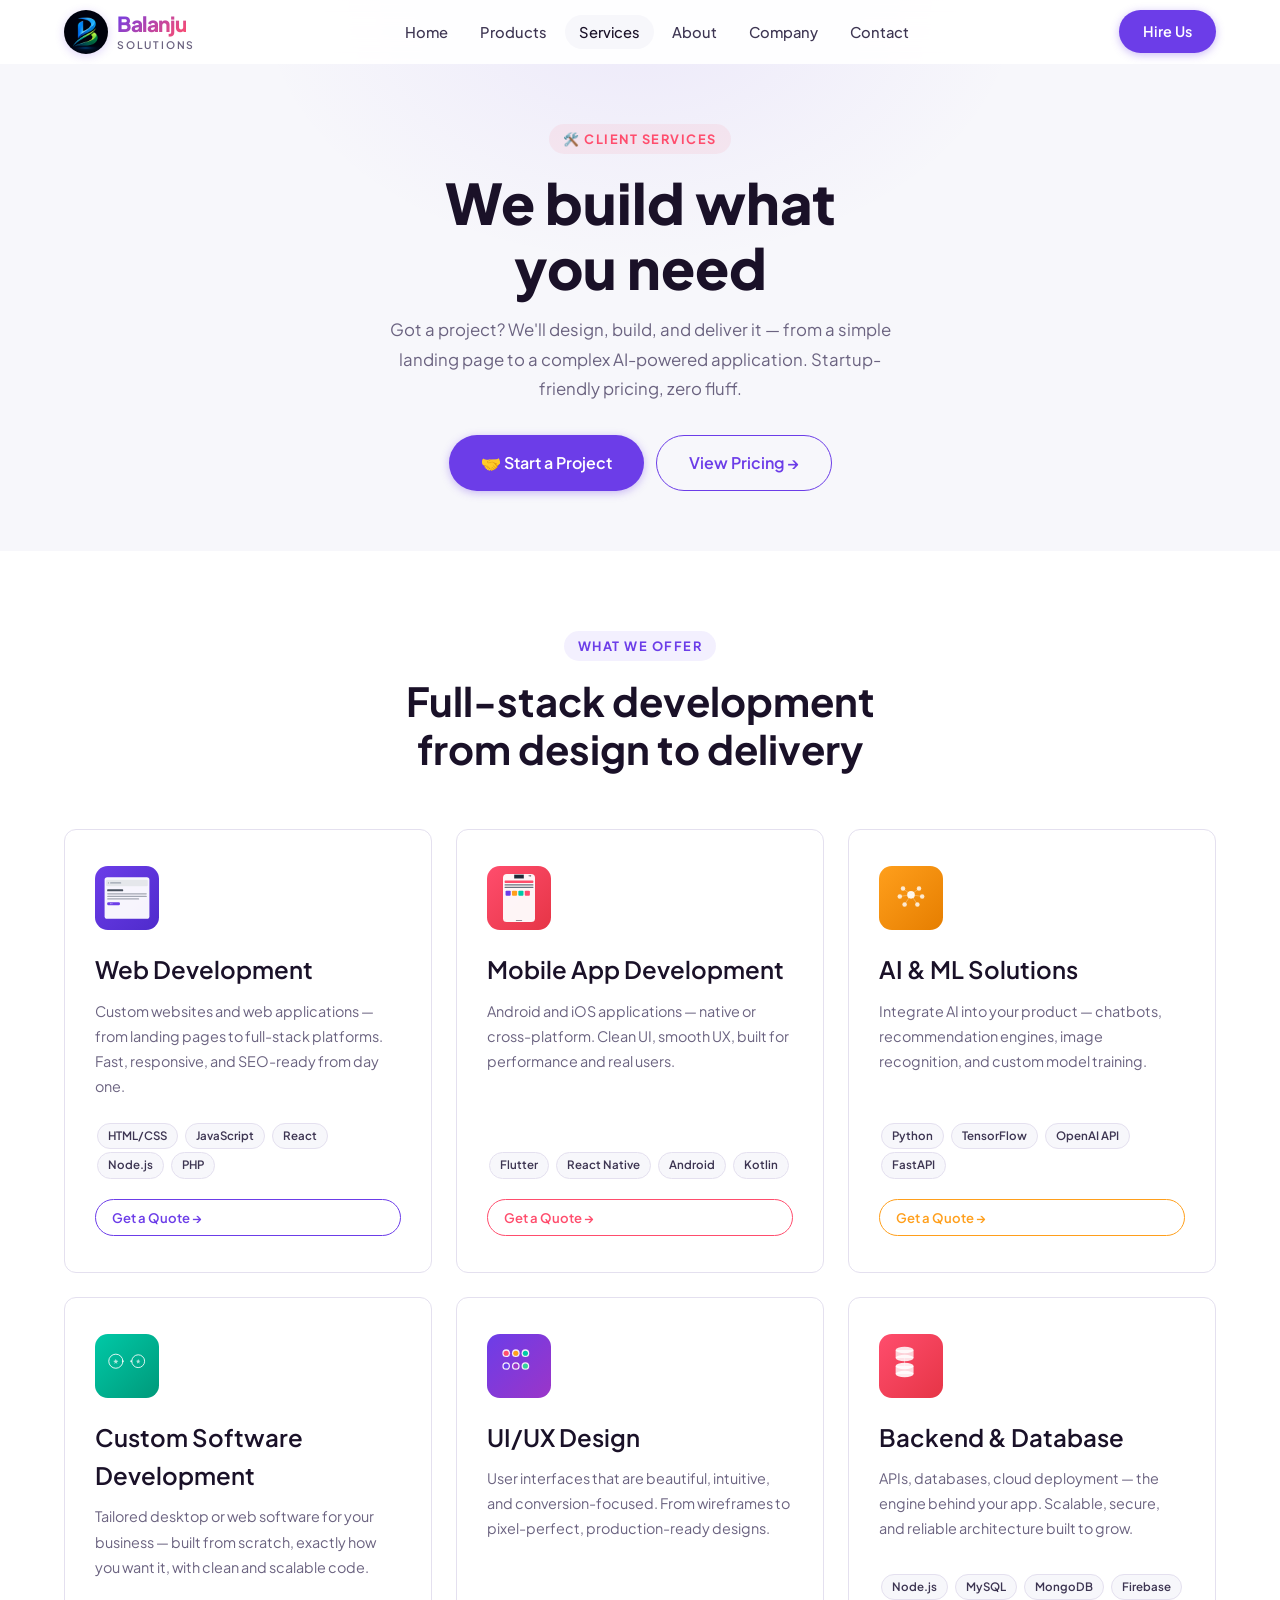
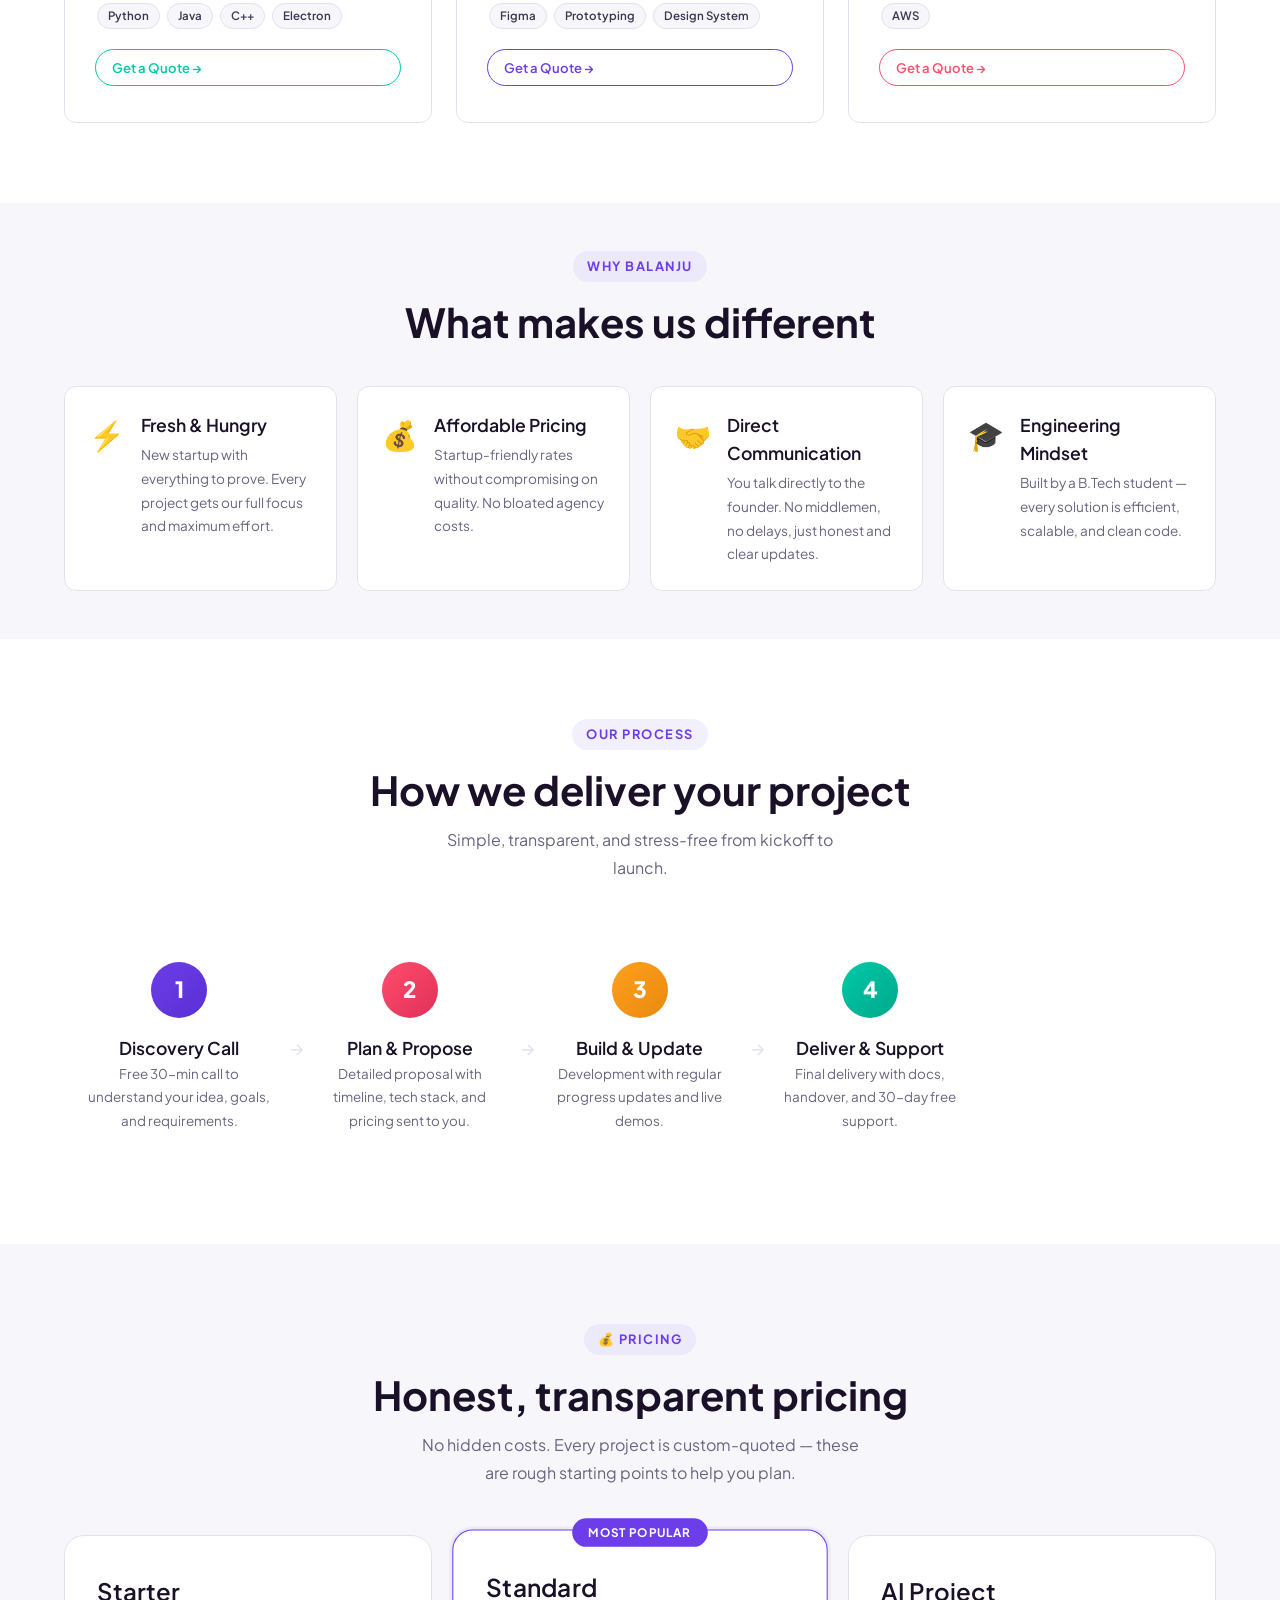
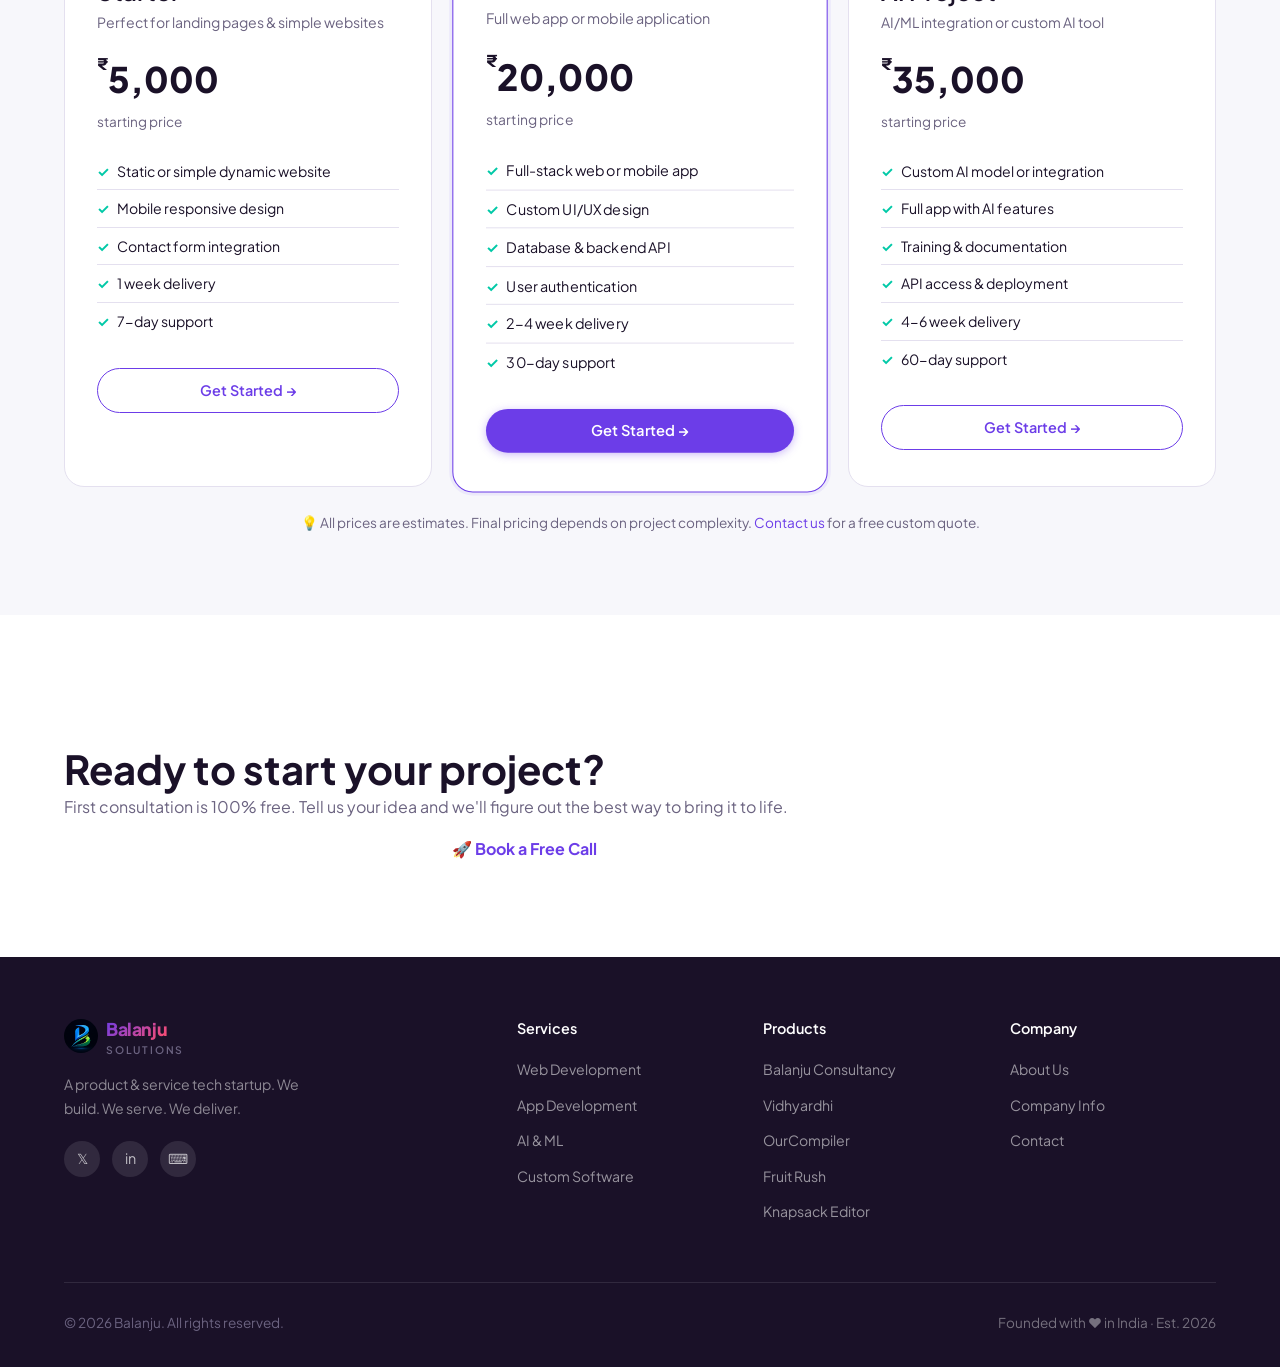
<file: services.html>
<!DOCTYPE html>
<html lang="en">
<head>
  <meta charset="UTF-8" />
  <meta name="viewport" content="width=device-width, initial-scale=1.0" />
  <title>Services — Balanju Solutions</title>
  <meta name="description" content="Balanju Solutions offers custom web development, mobile apps, AI/ML solutions, UI/UX design, and backend development for startups and businesses." />
  <!-- Favicon & App Icons -->
  <link rel="icon" type="image/x-icon" href="favicon.ico" />
  <link rel="icon" type="image/png" sizes="32x32" href="favicon-32x32.png" />
  <link rel="icon" type="image/png" sizes="16x16" href="favicon-16x16.png" />
  <link rel="apple-touch-icon" sizes="180x180" href="apple-touch-icon.png" />
  <link rel="manifest" href="site.webmanifest" />
  <meta name="theme-color" content="#6C3DE8" />

  <!-- Open Graph / SEO Meta Tags -->
  <meta property="og:type" content="website" />
  <meta property="og:url" content="https://balanju-solutions.vercel.app/services.html" />
  <meta property="og:title" content="Services — Balanju Solutions" />
  <meta property="og:description" content="Balanju Solutions offers custom web development, mobile apps, AI/ML solutions, UI/UX design, and backend development for startups and businesses." />
  <meta property="og:image" content="https://balanju-solutions.vercel.app/balanju-logo.png" />
  <meta name="twitter:card" content="summary_large_image" />
  <meta name="twitter:title" content="Services — Balanju Solutions" />
  <meta name="twitter:description" content="Balanju Solutions offers custom web development, mobile apps, AI/ML solutions, UI/UX design, and backend development for startups and businesses." />
  <meta name="twitter:image" content="https://balanju-solutions.vercel.app/balanju-logo.png" />

  <link rel="stylesheet" href="css/style.css" />
  <style>
    /* ── Logo Styling ── */
    .logo-wrapper {
      display: flex;
      align-items: center;
      gap: 9px;
      text-decoration: none;
      transition: var(--transition);
    }

    .logo-img {
      width: 44px;
      height: 44px;
      border-radius: 50%;
      object-fit: cover;
      box-shadow: 0 2px 10px rgba(108, 61, 232, 0.22);
      flex-shrink: 0;
    }

    .logo-img-footer {
      width: 34px;
      height: 34px;
      border-radius: 50%;
      object-fit: cover;
      flex-shrink: 0;
    }

    .logo-text {
      font-size: 1.3rem;
      font-weight: 800;
      letter-spacing: -0.4px;
      background: linear-gradient(135deg, var(--indigo), var(--coral));
      -webkit-background-clip: text;
      -webkit-text-fill-color: transparent;
      background-clip: text;
      line-height: 1;
    }

    .logo-sub {
      display: block;
      font-size: 0.65rem;
      font-weight: 600;
      letter-spacing: 1.8px;
      text-transform: uppercase;
      color: var(--text-grey);
      -webkit-text-fill-color: var(--text-grey);
      margin-top: 2px;
      line-height: 1;
    }

    .logo-wrapper:hover .logo-text {
      opacity: 0.85;
    }

    .logo-wrapper:hover .logo-img {
      box-shadow: 0 4px 14px rgba(108, 61, 232, 0.28);
      transform: scale(1.05);
    }

    .service-card {
      background: white;
      border: 1px solid var(--border);
      border-radius: var(--radius-md);
      padding: 36px 30px;
      transition: var(--transition);
      position: relative;
      overflow: hidden;
      display: flex;
      flex-direction: column;
    }
    .service-card:hover {
      transform: translateY(-5px);
      box-shadow: var(--shadow-lg);
      border-color: transparent;
    }
    .service-card .icon-wrap {
      width: 64px; height: 64px;
      border-radius: var(--radius-md);
      display: flex; align-items: center; justify-content: center;
      font-size: 2rem;
      margin-bottom: 20px;
      flex-shrink: 0;
    }
    .service-card h3 { margin-bottom: 10px; }
    .service-card p  { font-size: 0.9rem; margin-bottom: 20px; flex:1; }
    .tech-tag {
      display: inline-block;
      font-size: 0.72rem;
      font-weight: 600;
      padding: 3px 10px;
      border-radius: var(--radius-pill);
      background: var(--bg-grey);
      color: var(--text-mid);
      margin: 3px 2px 0;
      border: 1px solid var(--border);
    }

    /* Process steps */
    .process-steps {
      display: grid;
      grid-template-columns: repeat(auto-fill, minmax(200px, 1fr));
      gap: 0;
      position: relative;
    }
    .process-step {
      text-align: center;
      padding: 32px 20px;
      position: relative;
    }
    .process-step:not(:last-child)::after {
      content: '→';
      position: absolute;
      right: -10px; top: 50%;
      transform: translateY(-50%);
      font-size: 1.2rem;
      color: var(--border);
    }
    .step-num {
      width: 56px; height: 56px;
      border-radius: 50%;
      display: flex; align-items: center; justify-content: center;
      font-size: 1.4rem; font-weight: 800;
      margin: 0 auto 16px;
      color: white;
    }
    @media(max-width:600px) {
      .process-step:not(:last-child)::after { display: none; }
    }

    /* Pricing */
    .pricing-grid {
      display: grid;
      grid-template-columns: repeat(auto-fill, minmax(280px, 1fr));
      gap: 24px;
    }
    .pricing-card {
      background: white;
      border: 1px solid var(--border);
      border-radius: var(--radius-lg);
      padding: 36px 32px;
      transition: var(--transition);
      position: relative;
    }
    .pricing-card.featured {
      border-color: var(--indigo);
      box-shadow: 0 0 0 3px rgba(108,61,232,0.08);
      transform: scale(1.02);
    }
    .pricing-card:hover { box-shadow: var(--shadow-lg); }
    .pricing-popular {
      position: absolute;
      top: -12px; left: 50%;
      transform: translateX(-50%);
      background: var(--indigo);
      color: white;
      font-size: 0.72rem; font-weight: 700;
      letter-spacing: 1px; text-transform: uppercase;
      padding: 5px 16px;
      border-radius: var(--radius-pill);
    }
    .pricing-price {
      font-size: 2.2rem; font-weight: 800;
      color: var(--text-dark);
      margin: 16px 0 4px;
    }
    .pricing-price sup { font-size: 1rem; vertical-align: top; margin-top: 10px; }
    .pricing-period { font-size: 0.85rem; color: var(--text-grey); }
    .pricing-features { list-style: none; margin: 20px 0 28px; }
    .pricing-features li {
      padding: 7px 0;
      font-size: 0.88rem;
      display: flex; gap: 8px; align-items: flex-start;
      border-bottom: 1px solid var(--border);
    }
    .pricing-features li:last-child { border: none; }
    .pricing-features li .check { color: var(--mint); font-weight: 700; flex-shrink:0; }

    /* Why us chips */
    .why-grid {
      display: grid;
      grid-template-columns: repeat(auto-fill, minmax(240px,1fr));
      gap: 20px;
    }
    .why-chip {
      background: white;
      border: 1px solid var(--border);
      border-radius: var(--radius-md);
      padding: 24px;
      display: flex;
      gap: 16px;
      align-items: flex-start;
      transition: var(--transition);
    }
    .why-chip:hover { box-shadow: var(--shadow-md); transform: translateY(-2px); }
    .why-chip .wi { font-size: 1.8rem; flex-shrink:0; }
    .why-chip h4 { margin-bottom: 4px; }
    .why-chip p  { font-size: 0.85rem; }
  </style>
</head>
<body>

  <!-- ── Navigation ── -->
  <nav class="navbar" id="navbar">
    <div class="container">
      <a href="index.html" class="logo-wrapper" aria-label="Balanju Solutions Home">
        <img src="Balanju solutions logo.png" alt="Balanju Solutions Logo" class="logo-img">
        <div>
          <span class="logo-text">Balanju</span>
          <span class="logo-sub">Solutions</span>
        </div>
      </a>
      <ul class="nav-links" role="navigation">
        <li><a href="index.html">Home</a></li>
        <li><a href="products.html">Products</a></li>
        <li><a href="services.html" class="active">Services</a></li>
        <li><a href="about.html">About</a></li>
        <li><a href="company.html">Company</a></li>
        <li><a href="contact.html">Contact</a></li>
      </ul>
      <div class="nav-right">
        <a href="contact.html" class="btn btn-primary" id="nav-cta">Hire Us</a>
        <button class="hamburger" id="hamburger" aria-label="Open menu">
          <span></span><span></span><span></span>
        </button>
      </div>
    </div>
  </nav>

  <!-- ── Mobile Nav ── -->
  <div class="mobile-nav" id="mobileNav">
    <a href="index.html">Home</a>
    <a href="products.html">Products</a>
    <a href="services.html">Services</a>
    <a href="about.html">About</a>
    <a href="company.html">Company</a>
    <a href="contact.html">Contact</a>
    <a href="contact.html" class="btn btn-primary btn-lg" style="margin-top:16px;">Hire Us</a>
  </div>

  <!-- ── Page Hero ── -->
  <section class="page-hero" id="page-top">
    <div class="container">
      <div class="section-label reveal" style="color:var(--coral);background:rgba(255,77,109,0.08);">🛠️ Client Services</div>
      <h1 class="reveal reveal-delay-1">We build what<br />you need</h1>
      <p class="reveal reveal-delay-2" style="max-width:520px;margin:16px auto 0;font-size:1.05rem;">
        Got a project? We'll design, build, and deliver it — from a simple landing page to a complex AI-powered application. Startup-friendly pricing, zero fluff.
      </p>
      <div class="reveal reveal-delay-3" style="margin-top:32px;display:flex;gap:12px;justify-content:center;flex-wrap:wrap;">
        <a href="start-a-project.html" class="btn btn-primary btn-lg" id="hero-hire">🤝 Start a Project</a>
        <a href="#pricing" class="btn btn-outline btn-lg" id="hero-pricing">View Pricing →</a>
      </div>
    </div>
  </section>

  <!-- ── Services Grid ── -->
  <section class="section" id="services">
    <div class="container">
      <div class="text-center reveal" style="margin-bottom:56px;">
        <div class="section-label">What We Offer</div>
        <h2>Full-stack development<br />from design to delivery</h2>
      </div>

      <div style="display:grid;grid-template-columns:repeat(auto-fill,minmax(300px,1fr));gap:24px;">

        <!-- Web Dev -->
        <div class="service-card reveal" id="svc-web">
          <div class="icon-wrap"><img src="logos/web-development-logo.svg" alt="Web Development" style="width:100%;height:100%;object-fit:contain;"></div>
          <h3>Web Development</h3>
          <p>Custom websites and web applications — from landing pages to full-stack platforms. Fast, responsive, and SEO-ready from day one.</p>
          <div style="margin-bottom:20px;">
            <span class="tech-tag">HTML/CSS</span>
            <span class="tech-tag">JavaScript</span>
            <span class="tech-tag">React</span>
            <span class="tech-tag">Node.js</span>
            <span class="tech-tag">PHP</span>
          </div>
          <a href="contact.html" class="btn btn-outline btn-sm" id="contact-web">Get a Quote →</a>
        </div>

        <!-- App Dev -->
        <div class="service-card reveal reveal-delay-1" id="svc-app">
          <div class="icon-wrap"><img src="logos/mobile-app-logo.svg" alt="Mobile App Development" style="width:100%;height:100%;object-fit:contain;"></div>
          <h3>Mobile App Development</h3>
          <p>Android and iOS applications — native or cross-platform. Clean UI, smooth UX, built for performance and real users.</p>
          <div style="margin-bottom:20px;">
            <span class="tech-tag">Flutter</span>
            <span class="tech-tag">React Native</span>
            <span class="tech-tag">Android</span>
            <span class="tech-tag">Kotlin</span>
          </div>
          <a href="contact.html" class="btn btn-outline btn-sm" style="color:var(--coral);border-color:var(--coral);" id="contact-app">Get a Quote →</a>
        </div>

        <!-- AI/ML -->
        <div class="service-card reveal reveal-delay-2" id="svc-ai">
          <div class="icon-wrap"><img src="logos/ai-ml-logo.svg" alt="AI & ML Solutions" style="width:100%;height:100%;object-fit:contain;"></div>
          <h3>AI &amp; ML Solutions</h3>
          <p>Integrate AI into your product — chatbots, recommendation engines, image recognition, and custom model training.</p>
          <div style="margin-bottom:20px;">
            <span class="tech-tag">Python</span>
            <span class="tech-tag">TensorFlow</span>
            <span class="tech-tag">OpenAI API</span>
            <span class="tech-tag">FastAPI</span>
          </div>
          <a href="contact.html" class="btn btn-outline btn-sm" style="color:var(--amber);border-color:var(--amber);" id="contact-ai">Get a Quote →</a>
        </div>

        <!-- Custom Software -->
        <div class="service-card reveal" id="svc-custom">
          <div class="icon-wrap"><img src="logos/custom-software-logo.svg" alt="Custom Software Development" style="width:100%;height:100%;object-fit:contain;"></div>
          <h3>Custom Software Development</h3>
          <p>Tailored desktop or web software for your business — built from scratch, exactly how you want it, with clean and scalable code.</p>
          <div style="margin-bottom:20px;">
            <span class="tech-tag">Python</span>
            <span class="tech-tag">Java</span>
            <span class="tech-tag">C++</span>
            <span class="tech-tag">Electron</span>
          </div>
          <a href="contact.html" class="btn btn-outline btn-sm" style="color:var(--mint);border-color:var(--mint);" id="contact-custom">Get a Quote →</a>
        </div>

        <!-- UI/UX Design -->
        <div class="service-card reveal reveal-delay-1" id="svc-design">
          <div class="icon-wrap"><img src="logos/ui-ux-logo.svg" alt="UI/UX Design" style="width:100%;height:100%;object-fit:contain;"></div>
          <h3>UI/UX Design</h3>
          <p>User interfaces that are beautiful, intuitive, and conversion-focused. From wireframes to pixel-perfect, production-ready designs.</p>
          <div style="margin-bottom:20px;">
            <span class="tech-tag">Figma</span>
            <span class="tech-tag">Prototyping</span>
            <span class="tech-tag">Design System</span>
          </div>
          <a href="contact.html" class="btn btn-outline btn-sm" id="contact-design">Get a Quote →</a>
        </div>

        <!-- Backend & Database -->
        <div class="service-card reveal reveal-delay-2" id="svc-backend">
          <div class="icon-wrap"><img src="logos/backend-database-logo.svg" alt="Backend & Database" style="width:100%;height:100%;object-fit:contain;"></div>
          <h3>Backend &amp; Database</h3>
          <p>APIs, databases, cloud deployment — the engine behind your app. Scalable, secure, and reliable architecture built to grow.</p>
          <div style="margin-bottom:20px;">
            <span class="tech-tag">Node.js</span>
            <span class="tech-tag">MySQL</span>
            <span class="tech-tag">MongoDB</span>
            <span class="tech-tag">Firebase</span>
            <span class="tech-tag">AWS</span>
          </div>
          <a href="contact.html" class="btn btn-outline btn-sm" style="color:var(--coral);border-color:var(--coral);" id="contact-backend">Get a Quote →</a>
        </div>

      </div>
    </div>
  </section>

  <!-- ── Why Choose Us ── -->
  <section class="section-sm bg-light" id="why-us">
    <div class="container">
      <div class="text-center reveal" style="margin-bottom:40px;">
        <div class="section-label">Why Balanju</div>
        <h2>What makes us different</h2>
      </div>
      <div class="why-grid">
        <div class="why-chip reveal">
          <div class="wi">⚡</div>
          <div>
            <h4>Fresh & Hungry</h4>
            <p>New startup with everything to prove. Every project gets our full focus and maximum effort.</p>
          </div>
        </div>
        <div class="why-chip reveal reveal-delay-1">
          <div class="wi">💰</div>
          <div>
            <h4>Affordable Pricing</h4>
            <p>Startup-friendly rates without compromising on quality. No bloated agency costs.</p>
          </div>
        </div>
        <div class="why-chip reveal reveal-delay-2">
          <div class="wi">🤝</div>
          <div>
            <h4>Direct Communication</h4>
            <p>You talk directly to the founder. No middlemen, no delays, just honest and clear updates.</p>
          </div>
        </div>
        <div class="why-chip reveal reveal-delay-3">
          <div class="wi">🎓</div>
          <div>
            <h4>Engineering Mindset</h4>
            <p>Built by a B.Tech student — every solution is efficient, scalable, and clean code.</p>
          </div>
        </div>
      </div>
    </div>
  </section>

  <!-- ── How We Work ── -->
  <section class="section" id="process">
    <div class="container">
      <div class="text-center reveal" style="margin-bottom:48px;">
        <div class="section-label">Our Process</div>
        <h2>How we deliver your project</h2>
        <p style="max-width:440px;margin:12px auto 0;">Simple, transparent, and stress-free from kickoff to launch.</p>
      </div>
      <div class="process-steps">
        <div class="process-step reveal">
          <div class="step-num bg-gradient-blue">1</div>
          <h4>Discovery Call</h4>
          <p style="font-size:0.84rem;">Free 30-min call to understand your idea, goals, and requirements.</p>
        </div>
        <div class="process-step reveal reveal-delay-1">
          <div class="step-num bg-gradient-red">2</div>
          <h4>Plan &amp; Propose</h4>
          <p style="font-size:0.84rem;">Detailed proposal with timeline, tech stack, and pricing sent to you.</p>
        </div>
        <div class="process-step reveal reveal-delay-2">
          <div class="step-num bg-gradient-yellow">3</div>
          <h4>Build &amp; Update</h4>
          <p style="font-size:0.84rem;">Development with regular progress updates and live demos.</p>
        </div>
        <div class="process-step reveal reveal-delay-3">
          <div class="step-num bg-gradient-green">4</div>
          <h4>Deliver &amp; Support</h4>
          <p style="font-size:0.84rem;">Final delivery with docs, handover, and 30-day free support.</p>
        </div>
      </div>
    </div>
  </section>

  <!-- ── Pricing ── -->
  <section class="section bg-light" id="pricing">
    <div class="container">
      <div class="text-center reveal" style="margin-bottom:48px;">
        <div class="section-label">💰 Pricing</div>
        <h2>Honest, transparent pricing</h2>
        <p style="max-width:440px;margin:12px auto 0;">No hidden costs. Every project is custom-quoted — these are rough starting points to help you plan.</p>
      </div>
      <div class="pricing-grid">
        <div class="pricing-card reveal" id="price-basic">
          <h3>Starter</h3>
          <p style="font-size:0.88rem;">Perfect for landing pages &amp; simple websites</p>
          <div class="pricing-price"><sup>₹</sup>5,000</div>
          <div class="pricing-period">starting price</div>
          <ul class="pricing-features">
            <li><span class="check">✓</span> Static or simple dynamic website</li>
            <li><span class="check">✓</span> Mobile responsive design</li>
            <li><span class="check">✓</span> Contact form integration</li>
            <li><span class="check">✓</span> 1 week delivery</li>
            <li><span class="check">✓</span> 7-day support</li>
          </ul>
          <a href="contact.html" class="btn btn-outline" style="width:100%;justify-content:center;" id="price-basic-cta">Get Started →</a>
        </div>

        <div class="pricing-card featured reveal reveal-delay-1" id="price-standard">
          <div class="pricing-popular">Most Popular</div>
          <h3>Standard</h3>
          <p style="font-size:0.88rem;">Full web app or mobile application</p>
          <div class="pricing-price"><sup>₹</sup>20,000</div>
          <div class="pricing-period">starting price</div>
          <ul class="pricing-features">
            <li><span class="check">✓</span> Full-stack web or mobile app</li>
            <li><span class="check">✓</span> Custom UI/UX design</li>
            <li><span class="check">✓</span> Database &amp; backend API</li>
            <li><span class="check">✓</span> User authentication</li>
            <li><span class="check">✓</span> 2-4 week delivery</li>
            <li><span class="check">✓</span> 30-day support</li>
          </ul>
          <a href="contact.html" class="btn btn-primary" style="width:100%;justify-content:center;" id="price-standard-cta">Get Started →</a>
        </div>

        <div class="pricing-card reveal reveal-delay-2" id="price-ai">
          <h3>AI Project</h3>
          <p style="font-size:0.88rem;">AI/ML integration or custom AI tool</p>
          <div class="pricing-price"><sup>₹</sup>35,000</div>
          <div class="pricing-period">starting price</div>
          <ul class="pricing-features">
            <li><span class="check">✓</span> Custom AI model or integration</li>
            <li><span class="check">✓</span> Full app with AI features</li>
            <li><span class="check">✓</span> Training &amp; documentation</li>
            <li><span class="check">✓</span> API access &amp; deployment</li>
            <li><span class="check">✓</span> 4-6 week delivery</li>
            <li><span class="check">✓</span> 60-day support</li>
          </ul>
          <a href="contact.html" class="btn btn-outline" style="width:100%;justify-content:center;" id="price-ai-cta">Get Started →</a>
        </div>
      </div>
      <p class="reveal" style="text-align:center;font-size:0.85rem;color:var(--text-grey);margin-top:24px;">
        💡 All prices are estimates. Final pricing depends on project complexity. <a href="contact.html" style="color:var(--indigo);">Contact us</a> for a free custom quote.
      </p>
    </div>
  </section>

  <!-- ── CTA Banner ── -->
  <section class="section" id="cta">
    <div class="container">
      <div class="cta-banner reveal">
        <div class="section-label" style="background:rgba(255,255,255,0.15);color:white;margin-bottom:20px;">Let's Work Together</div>
        <h2>Ready to start your project?</h2>
        <p>First consultation is 100% free. Tell us your idea and we'll figure out the best way to bring it to life.</p>
        <div style="display:flex;gap:16px;justify-content:center;flex-wrap:wrap;">
          <a href="contact.html" class="btn btn-lg" style="background:white;color:var(--indigo);font-weight:700;" id="cta-hire">🚀 Book a Free Call</a>
          <a href="products.html" class="btn btn-lg" style="background:rgba(255,255,255,0.15);color:white;border:1px solid rgba(255,255,255,0.4);" id="cta-products">See Our Products →</a>
        </div>
      </div>
    </div>
  </section>

  <!-- ── Footer ── -->
  <footer class="footer" id="footer">
    <div class="container">
      <div class="footer-grid">
        <div>
          <a href="index.html" class="logo-wrapper" style="display:inline-flex;align-items:center;gap:8px;">
            <img src="Balanju solutions logo.png" alt="Balanju Solutions Logo" class="logo-img-footer">
            <div>
              <span class="logo-text" style="font-size:1.1rem;">Balanju</span>
              <span class="logo-sub">Solutions</span>
            </div>
          </a>
          <p style="font-size:0.88rem;color:rgba(255,255,255,0.5);max-width:240px;margin-top:12px;">
            A product & service tech startup. We build. We serve. We deliver.
          </p>
          <div class="social-links" style="margin-top:20px;">
            <a href="#" class="social-link" aria-label="Twitter">𝕏</a>
            <a href="#" class="social-link" aria-label="LinkedIn">in</a>
            <a href="#" class="social-link" aria-label="GitHub">⌨</a>
          </div>
        </div>
        <div>
          <h4>Services</h4>
          <ul>
            <li><a href="#svc-web">Web Development</a></li>
            <li><a href="#svc-app">App Development</a></li>
            <li><a href="#svc-ai">AI &amp; ML</a></li>
            <li><a href="#svc-custom">Custom Software</a></li>
          </ul>
        </div>
        <div>
          <h4>Products</h4>
          <ul>
            <li><a href="products.html#prod-consultancy">Balanju Consultancy</a></li>
            <li><a href="products.html#prod-vidhyardhi">Vidhyardhi</a></li>
            <li><a href="products.html#prod-ourcompiler">OurCompiler</a></li>
            <li><a href="products.html#prod-fruitrush">Fruit Rush</a></li>
            <li><a href="products.html#prod-knapsack">Knapsack Editor</a></li>
          </ul>
        </div>
        <div>
          <h4>Company</h4>
          <ul>
            <li><a href="about.html">About Us</a></li>
            <li><a href="company.html">Company Info</a></li>
            <li><a href="contact.html">Contact</a></li>
          </ul>
        </div>
      </div>
      <div class="footer-bottom">
        <p>© 2026 Balanju. All rights reserved.</p>
        <p style="color:rgba(255,255,255,0.4);">Founded with ❤️ in India · Est. 2026</p>
      </div>
    </div>
  </footer>

  <script src="js/main.js"></script>
</body>
</html>
</file>
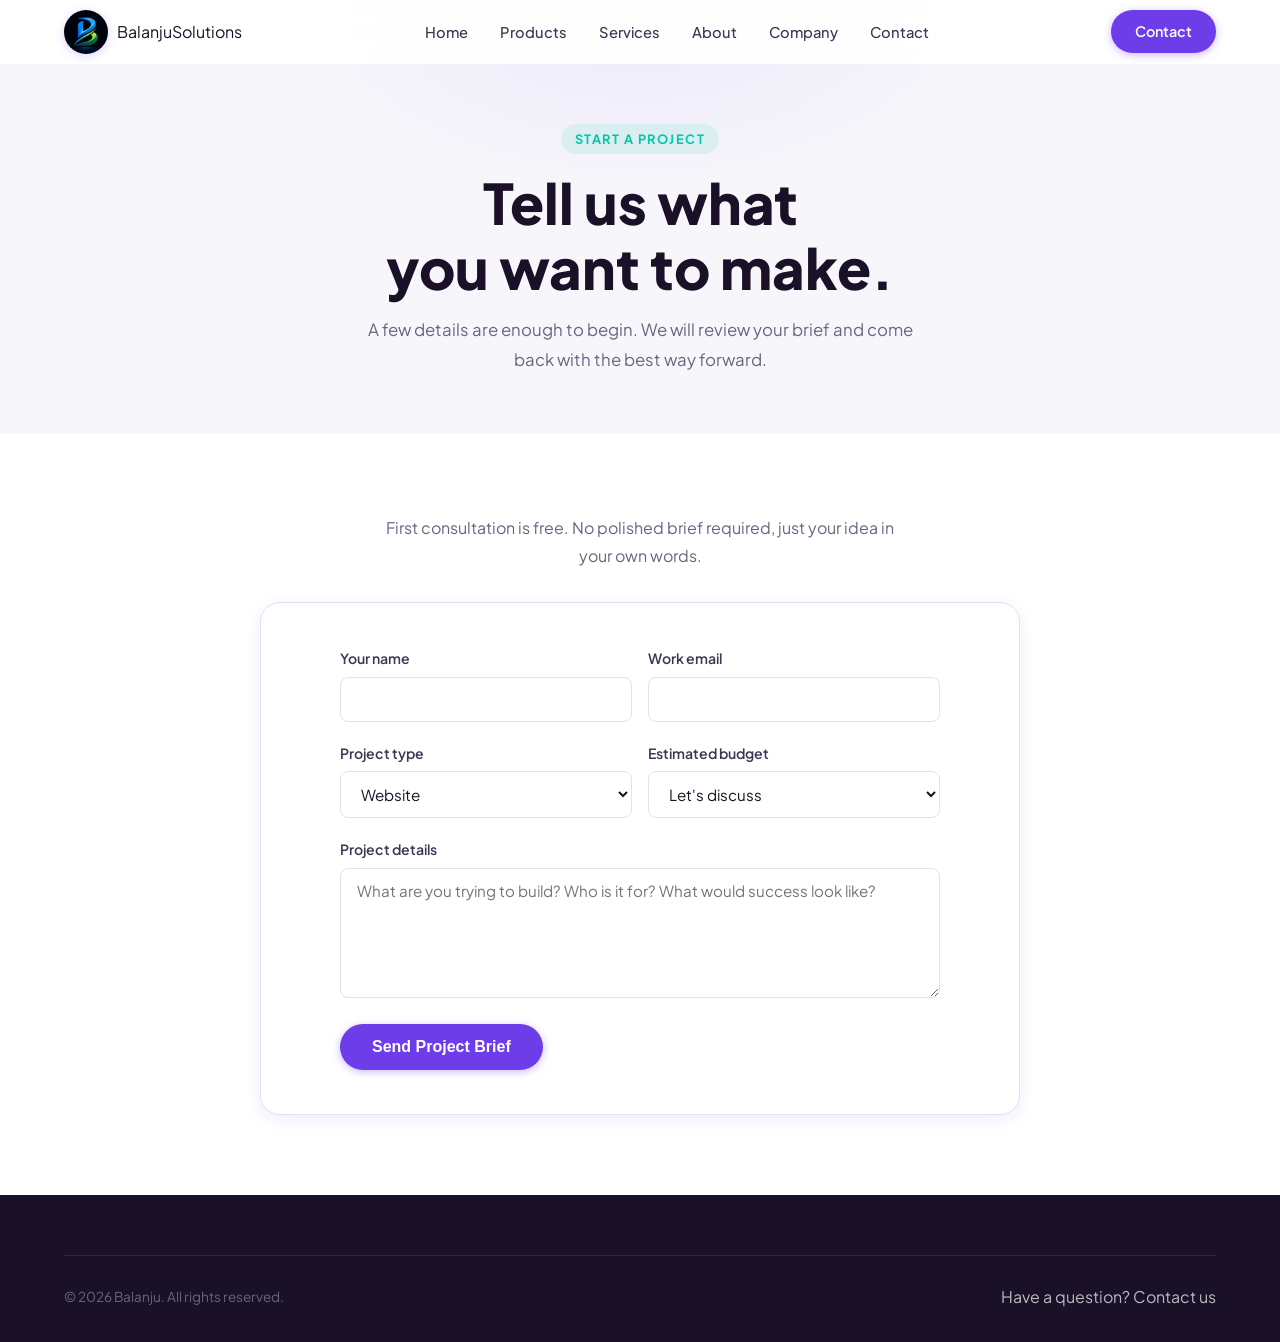
<file: start-a-project.html>
<!DOCTYPE html>
<html lang="en">
<head>
  <meta charset="UTF-8" /><meta name="viewport" content="width=device-width, initial-scale=1.0" />
  <title>Start a Project — Balanju Solutions</title>
  <meta name="description" content="Share your project brief with Balanju Solutions and start building together." />
  <link rel="icon" type="image/x-icon" href="favicon.ico" /><link rel="stylesheet" href="css/style.css" />
  <style>
    .project-wrap { max-width:760px; margin:0 auto; }.project-form { background:white; border:1px solid var(--border); border-radius:var(--radius-lg); padding:clamp(24px,5vw,44px); box-shadow:var(--shadow-md); }.project-note { text-align:center; margin:0 auto 32px; max-width:520px; }
  </style>
</head>
<body>
  <nav class="navbar" id="navbar"><div class="container"><a href="index.html" class="logo-wrapper" aria-label="Balanju Solutions Home"><img src="Balanju solutions logo.png" alt="Balanju Solutions Logo" class="logo-img"><div><span class="logo-text">Balanju</span><span class="logo-sub">Solutions</span></div></a><ul class="nav-links" role="navigation"><li><a href="index.html">Home</a></li><li><a href="products.html">Products</a></li><li><a href="services.html">Services</a></li><li><a href="about.html">About</a></li><li><a href="company.html">Company</a></li><li><a href="contact.html">Contact</a></li></ul><div class="nav-right"><a href="contact.html" class="btn btn-primary">Contact</a><button class="hamburger" id="hamburger" aria-label="Open menu"><span></span><span></span><span></span></button></div></div></nav>
  <div class="mobile-nav" id="mobileNav"><a href="index.html">Home</a><a href="products.html">Products</a><a href="services.html">Services</a><a href="about.html">About</a><a href="company.html">Company</a><a href="contact.html">Contact</a></div>
  <section class="page-hero"><div class="container"><div class="section-label reveal" style="color:var(--mint);background:rgba(0,201,167,.1);">Start a project</div><h1 class="reveal reveal-delay-1">Tell us what<br />you want to make.</h1><p class="reveal reveal-delay-2" style="max-width:560px;margin:16px auto 0;font-size:1.05rem;">A few details are enough to begin. We will review your brief and come back with the best way forward.</p></div></section>
  <section class="section"><div class="container project-wrap"><p class="project-note">First consultation is free. No polished brief required, just your idea in your own words.</p><div class="project-form reveal"><form class="contact-form" id="contactForm"><div class="form-row"><div class="form-group"><label for="name">Your name</label><input id="name" name="name" required /></div><div class="form-group"><label for="email">Work email</label><input id="email" name="email" type="email" required /></div></div><div class="form-row"><div class="form-group"><label for="project">Project type</label><select id="project" name="project"><option>Website</option><option>Mobile app</option><option>AI / ML solution</option><option>Custom software</option><option>Not sure yet</option></select></div><div class="form-group"><label for="budget">Estimated budget</label><select id="budget" name="budget"><option>Let's discuss</option><option>Under ₹50,000</option><option>₹50,000 – ₹2,00,000</option><option>Above ₹2,00,000</option></select></div></div><div class="form-group"><label for="message">Project details</label><textarea id="message" name="message" required placeholder="What are you trying to build? Who is it for? What would success look like?"></textarea></div><button class="btn btn-primary btn-lg" type="submit">Send Project Brief</button></form></div></div></section>
  <footer class="footer"><div class="container"><div class="footer-bottom"><p>© 2026 Balanju. All rights reserved.</p><a href="contact.html">Have a question? Contact us</a></div></div></footer>
  <script src="js/main.js"></script>
</body>
</html>
</file>
<file: css/style.css>
/* ============================================================
   BALANJU DESIGN SYSTEM
   Original brand identity — Electric Indigo + Coral + Amber + Mint
   ============================================================ */

@import url('https://fonts.googleapis.com/css2?family=Inter:wght@300;400;500;600;700;800;900&family=Plus+Jakarta+Sans:wght@400;500;600;700;800&display=swap');

/* ── CSS Variables — Balanju Brand Colors ── */
:root {
  /* Brand palette — 100% original, not inspired by any other company */
  --indigo: #6C3DE8;
  /* Electric Indigo  — primary */
  --coral: #FF4D6D;
  /* Coral Pink       — energy */
  --amber: #FF9F1C;
  /* Warm Amber       — warmth */
  --mint: #00C9A7;
  /* Mint Teal        — growth */

  /* Aliases used across components */
  --blue: var(--indigo);
  --red: var(--coral);
  --yellow: var(--amber);
  --green: var(--mint);

  --bg: #FFFFFF;
  --bg-grey: #F7F7FB;
  --text-dark: #1A1128;
  --text-mid: #3D3552;
  --text-grey: #6B6380;
  --border: #E4E0EF;

  --shadow-sm: 0 1px 3px rgba(108, 61, 232, .08), 0 1px 2px rgba(0, 0, 0, .04);
  --shadow-md: 0 4px 16px rgba(108, 61, 232, .10);
  --shadow-lg: 0 8px 32px rgba(108, 61, 232, .12);
  --shadow-xl: 0 20px 60px rgba(108, 61, 232, .15);

  --radius-sm: 8px;
  --radius-md: 12px;
  --radius-lg: 20px;
  --radius-xl: 32px;
  --radius-pill: 9999px;

  --nav-h: 64px;
  --transition: all 0.25s cubic-bezier(0.4, 0, 0.2, 1);
}

/* ── Reset ── */
*,
*::before,
*::after {
  box-sizing: border-box;
  margin: 0;
  padding: 0;
}

html {
  scroll-behavior: smooth;
}

body {
  font-family: 'Plus Jakarta Sans', 'Inter', sans-serif;
  background: var(--bg);
  color: var(--text-dark);
  line-height: 1.6;
  overflow-x: hidden;
}

img {
  max-width: 100%;
  display: block;
}

a {
  text-decoration: none;
  color: inherit;
}

ul {
  list-style: none;
}

/* ── Typography ── */
h1 {
  font-size: clamp(2rem, 5vw, 3.5rem);
  font-weight: 800;
  line-height: 1.15;
}

h2 {
  font-size: clamp(1.5rem, 3.5vw, 2.5rem);
  font-weight: 700;
  line-height: 1.2;
}

h3 {
  font-size: clamp(1.1rem, 2vw, 1.5rem);
  font-weight: 600;
}

h4 {
  font-size: 1.1rem;
  font-weight: 600;
}

p {
  font-size: 1rem;
  color: var(--text-grey);
  line-height: 1.75;
}

/* ── Shared Header Logo ── */
.logo-wrapper {
  display: flex;
  align-items: center;
  gap: 9px;
  text-decoration: none;
  transition: var(--transition);
}

.logo-img {
  width: 44px;
  height: 44px;
  max-width: 44px;
  border-radius: 50%;
  object-fit: cover;
  box-shadow: 0 2px 10px rgba(108, 61, 232, 0.22);
  flex: 0 0 44px;
}

.logo-img-footer {
  width: 34px;
  height: 34px;
  max-width: 34px;
  border-radius: 50%;
  object-fit: cover;
  flex: 0 0 34px;
}

.logo-wrapper:hover .logo-img {
  box-shadow: 0 4px 14px rgba(108, 61, 232, 0.28);
  transform: scale(1.05);
}

/* ── Layout Utilities ── */
.container {
  width: 90%;
  max-width: 1200px;
  margin: 0 auto;
}

.section {
  padding: 80px 0;
}

.section-sm {
  padding: 48px 0;
}

.flex {
  display: flex;
}

.flex-center {
  display: flex;
  align-items: center;
  justify-content: center;
}

.grid {
  display: grid;
}

.text-center {
  text-align: center;
}

.gap-sm {
  gap: 12px;
}

.gap-md {
  gap: 24px;
}

.gap-lg {
  gap: 40px;
}

/* ── Colorful Logo ── */
.logo {
  font-size: 1.6rem;
  font-weight: 800;
  letter-spacing: -0.5px;
  display: flex;
  align-items: center;
  gap: 0;
}

.logo span:nth-child(1) {
  color: var(--indigo);
}

.logo span:nth-child(2) {
  color: var(--coral);
}

.logo span:nth-child(3) {
  color: var(--amber);
}

.logo span:nth-child(4) {
  color: var(--mint);
}

.logo span:nth-child(5) {
  color: var(--indigo);
}

.logo span:nth-child(6) {
  color: var(--coral);
}

.logo span:nth-child(7) {
  color: var(--amber);
}

.logo-dot {
  color: var(--indigo);
}

/* ── Navigation ── */
.navbar {
  position: fixed;
  top: 0;
  left: 0;
  right: 0;
  height: var(--nav-h);
  background: rgba(255, 255, 255, 0.92);
  backdrop-filter: blur(12px);
  -webkit-backdrop-filter: blur(12px);
  border-bottom: 1px solid transparent;
  z-index: 1000;
  transition: var(--transition);
}

.navbar.scrolled {
  background: rgba(255, 255, 255, 0.98);
  border-bottom-color: var(--border);
  box-shadow: var(--shadow-sm);
}

.navbar .container {
  height: 100%;
  display: flex;
  align-items: center;
  justify-content: space-between;
}

.nav-links {
  display: flex;
  align-items: center;
  gap: 4px;
}

.nav-links a {
  padding: 8px 14px;
  border-radius: var(--radius-pill);
  font-size: 0.92rem;
  font-weight: 500;
  color: var(--text-mid);
  transition: var(--transition);
}

.nav-links a:hover,
.nav-links a.active {
  background: var(--bg-grey);
  color: var(--text-dark);
}

.nav-right {
  display: flex;
  align-items: center;
  gap: 8px;
}

/* ── Buttons ── */
.btn {
  display: inline-flex;
  align-items: center;
  gap: 8px;
  padding: 10px 24px;
  border-radius: var(--radius-pill);
  font-size: 0.9rem;
  font-weight: 600;
  cursor: pointer;
  border: none;
  transition: var(--transition);
  white-space: nowrap;
}

.btn-primary {
  background: var(--indigo);
  color: #fff;
  box-shadow: 0 2px 8px rgba(108, 61, 232, 0.35);
}

.btn-primary:hover {
  background: #5a2fd4;
  box-shadow: 0 4px 16px rgba(108, 61, 232, 0.45);
  transform: translateY(-1px);
}

.btn-outline {
  background: transparent;
  color: var(--indigo);
  border: 1.5px solid var(--indigo);
}

.btn-outline:hover {
  background: rgba(108, 61, 232, 0.06);
  transform: translateY(-1px);
}

.btn-ghost {
  background: var(--bg-grey);
  color: var(--text-dark);
}

.btn-ghost:hover {
  background: var(--border);
  transform: translateY(-1px);
}

.btn-lg {
  padding: 14px 32px;
  font-size: 1rem;
}

.btn-sm {
  padding: 7px 16px;
  font-size: 0.82rem;
}

/* ── Cards ── */
.card {
  background: #fff;
  border: 1px solid var(--border);
  border-radius: var(--radius-md);
  padding: 28px;
  transition: var(--transition);
  cursor: pointer;
}

.card:hover {
  transform: translateY(-4px);
  box-shadow: var(--shadow-md);
  border-color: transparent;
}

/* ── Section Labels ── */
.section-label {
  display: inline-flex;
  align-items: center;
  gap: 6px;
  font-size: 0.8rem;
  font-weight: 700;
  letter-spacing: 1.5px;
  text-transform: uppercase;
  color: var(--indigo);
  background: rgba(108, 61, 232, 0.08);
  padding: 5px 14px;
  border-radius: var(--radius-pill);
  margin-bottom: 16px;
}

/* ── Colorful Underline Accent ── */
.color-bar {
  display: flex;
  gap: 4px;
  margin: 16px 0;
}

.color-bar span {
  height: 4px;
  border-radius: 2px;
  flex: 1;
}

.color-bar span:nth-child(1) {
  background: var(--indigo);
}

.color-bar span:nth-child(2) {
  background: var(--coral);
}

.color-bar span:nth-child(3) {
  background: var(--amber);
}

.color-bar span:nth-child(4) {
  background: var(--mint);
}

/* ── Product Icon Circle ── */
.product-icon {
  width: 56px;
  height: 56px;
  border-radius: var(--radius-md);
  display: flex;
  align-items: center;
  justify-content: center;
  font-size: 1.6rem;
  margin-bottom: 16px;
  flex-shrink: 0;
}

/* ── Hero Section ── */
.hero {
  min-height: 100vh;
  display: flex;
  align-items: center;
  padding-top: var(--nav-h);
  position: relative;
  overflow: hidden;
}

.hero-bg {
  position: absolute;
  inset: 0;
  background:
    radial-gradient(ellipse 60% 50% at 80% 20%, rgba(108, 61, 232, 0.07) 0%, transparent 70%),
    radial-gradient(ellipse 50% 40% at 20% 80%, rgba(0, 201, 167, 0.06) 0%, transparent 70%),
    radial-gradient(ellipse 40% 40% at 60% 70%, rgba(255, 159, 28, 0.05) 0%, transparent 70%);
  pointer-events: none;
}

.hero-content {
  position: relative;
  z-index: 1;
}

/* ── Floating Blobs ── */
.blob {
  position: absolute;
  border-radius: 50%;
  filter: blur(60px);
  opacity: 0.15;
  animation: blobFloat 8s ease-in-out infinite;
  pointer-events: none;
}

.blob-1 {
  width: 400px;
  height: 400px;
  background: var(--indigo);
  top: -100px;
  right: -100px;
  animation-delay: 0s;
}

.blob-2 {
  width: 300px;
  height: 300px;
  background: var(--mint);
  bottom: 0px;
  left: -80px;
  animation-delay: -3s;
}

.blob-3 {
  width: 250px;
  height: 250px;
  background: var(--coral);
  top: 40%;
  right: 20%;
  animation-delay: -5s;
}

@keyframes blobFloat {

  0%,
  100% {
    transform: translate(0, 0) scale(1);
  }

  33% {
    transform: translate(20px, -20px) scale(1.05);
  }

  66% {
    transform: translate(-15px, 15px) scale(0.97);
  }
}

/* ── Icon Scroll Strip (like Google) ── */
.icon-strip {
  overflow: hidden;
  padding: 16px 0;
  position: relative;
}

.icon-strip::before,
.icon-strip::after {
  content: '';
  position: absolute;
  top: 0;
  bottom: 0;
  width: 80px;
  z-index: 2;
  pointer-events: none;
}

.icon-strip::before {
  left: 0;
  background: linear-gradient(to right, white, transparent);
}

.icon-strip::after {
  right: 0;
  background: linear-gradient(to left, white, transparent);
}

.icon-strip-inner {
  display: flex;
  gap: 16px;
  width: max-content;
  animation: scrollStrip 25s linear infinite;
}

.icon-strip-inner:hover {
  animation-play-state: paused;
}

.strip-icon {
  width: 64px;
  height: 64px;
  border-radius: 16px;
  display: flex;
  align-items: center;
  justify-content: center;
  font-size: 1.8rem;
  border: 1px solid var(--border);
  background: white;
  box-shadow: var(--shadow-sm);
  flex-shrink: 0;
  transition: var(--transition);
}

.strip-icon:hover {
  transform: scale(1.1);
  box-shadow: var(--shadow-md);
}

@keyframes scrollStrip {
  0% {
    transform: translateX(0);
  }

  100% {
    transform: translateX(-50%);
  }
}

/* ── Stats ── */
.stats-grid {
  display: grid;
  grid-template-columns: repeat(auto-fit, minmax(160px, 1fr));
  gap: 24px;
}

.stat-item {
  text-align: center;
  padding: 24px;
}

.stat-number {
  font-size: 2.5rem;
  font-weight: 800;
  line-height: 1;
  margin-bottom: 6px;
}

.stat-label {
  font-size: 0.88rem;
  color: var(--text-grey);
  font-weight: 500;
}

/* ── Products Grid ── */
.products-grid {
  display: grid;
  grid-template-columns: repeat(auto-fill, minmax(280px, 1fr));
  gap: 20px;
}

.product-card {
  background: #fff;
  border: 1px solid var(--border);
  border-radius: var(--radius-md);
  padding: 28px;
  transition: var(--transition);
  cursor: pointer;
  position: relative;
  overflow: hidden;
}

.product-card::before {
  content: '';
  position: absolute;
  top: 0;
  left: 0;
  right: 0;
  height: 3px;
  opacity: 0;
  transition: var(--transition);
}

.product-card:hover {
  transform: translateY(-5px);
  box-shadow: var(--shadow-lg);
  border-color: transparent;
}

.product-card:hover::before {
  opacity: 1;
}

.product-card[data-color="blue"]::before {
  background: var(--indigo);
}

.product-card[data-color="red"]::before {
  background: var(--coral);
}

.product-card[data-color="yellow"]::before {
  background: var(--amber);
}

.product-card[data-color="green"]::before {
  background: var(--mint);
}

.product-card h3 {
  margin: 10px 0 8px;
}

.product-card p {
  font-size: 0.9rem;
  margin-bottom: 16px;
}

/* ── Filter Pills ── */
.filter-bar {
  display: flex;
  gap: 8px;
  flex-wrap: wrap;
  margin-bottom: 32px;
}

.filter-pill {
  padding: 8px 20px;
  border-radius: var(--radius-pill);
  font-size: 0.88rem;
  font-weight: 500;
  border: 1.5px solid var(--border);
  background: white;
  color: var(--text-mid);
  cursor: pointer;
  transition: var(--transition);
}

.filter-pill:hover {
  border-color: var(--indigo);
  color: var(--indigo);
}

.filter-pill.active {
  background: var(--indigo);
  border-color: var(--indigo);
  color: white;
  box-shadow: 0 2px 8px rgba(108, 61, 232, 0.3);
}

/* ── Team Cards ── */
.team-grid {
  display: grid;
  grid-template-columns: repeat(auto-fill, minmax(220px, 1fr));
  gap: 24px;
}

.team-card {
  background: white;
  border: 1px solid var(--border);
  border-radius: var(--radius-md);
  padding: 28px 20px;
  text-align: center;
  transition: var(--transition);
}

.team-card:hover {
  transform: translateY(-4px);
  box-shadow: var(--shadow-md);
  border-color: transparent;
}

.team-avatar {
  width: 80px;
  height: 80px;
  border-radius: 50%;
  margin: 0 auto 16px;
  display: flex;
  align-items: center;
  justify-content: center;
  font-size: 2rem;
  font-weight: 700;
  color: white;
}

.team-card h4 {
  font-size: 1rem;
  margin-bottom: 4px;
}

.team-card .role {
  font-size: 0.82rem;
  color: var(--text-grey);
}

/* ── Values ── */
.values-grid {
  display: grid;
  grid-template-columns: repeat(auto-fill, minmax(260px, 1fr));
  gap: 24px;
}

.value-card {
  padding: 32px 28px;
  border-radius: var(--radius-md);
  position: relative;
  overflow: hidden;
}

.value-icon {
  font-size: 2.2rem;
  margin-bottom: 16px;
}

.value-card h3 {
  margin-bottom: 10px;
  color: white;
}

.value-card p {
  color: rgba(255, 255, 255, 0.85);
  font-size: 0.92rem;
}

/* ── Timeline ── */
.timeline {
  position: relative;
  padding: 20px 0;
}

.timeline::before {
  content: '';
  position: absolute;
  left: 50%;
  top: 0;
  bottom: 0;
  width: 2px;
  background: var(--border);
  transform: translateX(-50%);
}

.timeline-item {
  display: flex;
  gap: 40px;
  margin-bottom: 48px;
  align-items: flex-start;
}

.timeline-item:nth-child(even) {
  flex-direction: row-reverse;
}

.timeline-content {
  flex: 1;
  background: white;
  border: 1px solid var(--border);
  border-radius: var(--radius-md);
  padding: 24px;
  transition: var(--transition);
}

.timeline-content:hover {
  box-shadow: var(--shadow-md);
  transform: scale(1.02);
}

.timeline-year {
  min-width: 80px;
  text-align: center;
  font-size: 1.4rem;
  font-weight: 800;
  color: var(--indigo);
  padding-top: 8px;
}

.timeline-dot {
  position: absolute;
  left: 50%;
  transform: translateX(-50%);
  width: 16px;
  height: 16px;
  border-radius: 50%;
  background: var(--indigo);
  border: 3px solid white;
  box-shadow: var(--shadow-sm);
}

/* ── Contact Form ── */
.contact-form {
  max-width: 600px;
  margin: 0 auto;
}

.form-group {
  margin-bottom: 20px;
}

.form-group label {
  display: block;
  font-size: 0.88rem;
  font-weight: 600;
  color: var(--text-mid);
  margin-bottom: 7px;
}

.form-group input,
.form-group textarea,
.form-group select {
  width: 100%;
  padding: 12px 16px;
  border: 1.5px solid var(--border);
  border-radius: var(--radius-sm);
  font-family: inherit;
  font-size: 0.95rem;
  color: var(--text-dark);
  background: white;
  transition: var(--transition);
  outline: none;
}

.form-group input:focus,
.form-group textarea:focus,
.form-group select:focus {
  border-color: var(--indigo);
  box-shadow: 0 0 0 3px rgba(108, 61, 232, 0.12);
}

.form-group textarea {
  min-height: 130px;
  resize: vertical;
}

.form-row {
  display: grid;
  grid-template-columns: 1fr 1fr;
  gap: 16px;
}

/* ── Footer ── */
.footer {
  background: var(--text-dark);
  color: rgba(255, 255, 255, 0.7);
  padding: 60px 0 32px;
}

.footer-grid {
  display: grid;
  grid-template-columns: 2fr 1fr 1fr 1fr;
  gap: 40px;
  margin-bottom: 48px;
}

.footer h4 {
  color: white;
  font-size: 0.9rem;
  margin-bottom: 16px;
}

.footer ul li {
  margin-bottom: 10px;
}

.footer ul li a {
  font-size: 0.88rem;
  color: rgba(255, 255, 255, 0.55);
  transition: var(--transition);
}

.footer ul li a:hover {
  color: white;
}

.footer-bottom {
  border-top: 1px solid rgba(255, 255, 255, 0.1);
  padding-top: 28px;
  display: flex;
  align-items: center;
  justify-content: space-between;
  flex-wrap: wrap;
  gap: 12px;
}

.footer-bottom p {
  font-size: 0.85rem;
}

.social-links {
  display: flex;
  gap: 12px;
}

.social-link {
  width: 36px;
  height: 36px;
  border-radius: 50%;
  background: rgba(255, 255, 255, 0.1);
  display: flex;
  align-items: center;
  justify-content: center;
  font-size: 0.9rem;
  transition: var(--transition);
  color: rgba(255, 255, 255, 0.7);
}

.social-link:hover {
  background: var(--indigo);
  color: white;
  transform: translateY(-2px);
}

/* ── Page Hero (inner pages) ── */
.page-hero {
  padding: calc(var(--nav-h) + 60px) 0 60px;
  background: var(--bg-grey);
  text-align: center;
  position: relative;
  overflow: hidden;
}

.page-hero::before {
  content: '';
  position: absolute;
  inset: 0;
  background:
    radial-gradient(ellipse 50% 80% at 50% 0%, rgba(108, 61, 232, 0.08) 0%, transparent 60%);
  pointer-events: none;
}

/* ── Scroll Animations ── */
.reveal {
  opacity: 0;
  transform: translateY(28px);
  transition: opacity 0.6s ease, transform 0.6s ease;
}

.reveal.visible {
  opacity: 1;
  transform: translateY(0);
}

.reveal-delay-1 {
  transition-delay: 0.1s;
}

.reveal-delay-2 {
  transition-delay: 0.2s;
}

.reveal-delay-3 {
  transition-delay: 0.3s;
}

.reveal-delay-4 {
  transition-delay: 0.4s;
}

/* ── Hamburger Menu ── */
.hamburger {
  display: none;
  flex-direction: column;
  gap: 5px;
  background: none;
  border: none;
  cursor: pointer;
  padding: 6px;
}

.hamburger span {
  display: block;
  width: 22px;
  height: 2px;
  background: var(--text-dark);
  border-radius: 2px;
  transition: var(--transition);
}

.hamburger.open span:nth-child(1) {
  transform: rotate(45deg) translate(5px, 5px);
}

.hamburger.open span:nth-child(2) {
  opacity: 0;
}

.hamburger.open span:nth-child(3) {
  transform: rotate(-45deg) translate(5px, -5px);
}

/* ── Mobile Nav Drawer ── */
.mobile-nav {
  position: fixed;
  top: var(--nav-h);
  left: 0;
  right: 0;
  bottom: 0;
  background: rgba(255, 255, 255, 0.98);
  backdrop-filter: blur(12px);
  z-index: 999;
  display: flex;
  flex-direction: column;
  align-items: center;
  justify-content: center;
  gap: 8px;
  transform: translateX(100%);
  transition: transform 0.35s cubic-bezier(0.4, 0, 0.2, 1);
}

.mobile-nav.open {
  transform: translateX(0);
}

.mobile-nav a {
  font-size: 1.4rem;
  font-weight: 700;
  color: var(--text-dark);
  padding: 12px 32px;
  border-radius: var(--radius-md);
  transition: var(--transition);
}

.mobile-nav a:hover {
  background: var(--bg-grey);
  color: var(--indigo);
}

/* ── Responsive ── */
@media (max-width: 900px) {
  .nav-links {
    display: none;
  }

  .nav-right .btn {
    display: none;
  }

  .hamburger {
    display: flex;
  }

  .footer-grid {
    grid-template-columns: 1fr 1fr;
  }

  .timeline::before {
    display: none;
  }

  .timeline-item,
  .timeline-item:nth-child(even) {
    flex-direction: column;
  }

  .timeline-dot {
    display: none;
  }
}

@media (max-width: 600px) {
  .section {
    padding: 56px 0;
  }

  .footer-grid {
    grid-template-columns: 1fr;
  }

  .form-row {
    grid-template-columns: 1fr;
  }

  .footer-bottom {
    flex-direction: column;
    text-align: center;
  }

  .stats-grid {
    grid-template-columns: repeat(2, 1fr);
  }
}

/* ── Gradient BG Utility — Balanju Brand ── */
.bg-gradient-blue {
  background: linear-gradient(135deg, #6C3DE8, #5a2fd4);
}

/* Indigo */
.bg-gradient-red {
  background: linear-gradient(135deg, #FF4D6D, #e03057);
}

/* Coral  */
.bg-gradient-yellow {
  background: linear-gradient(135deg, #FF9F1C, #e88a10);
}

/* Amber  */
.bg-gradient-green {
  background: linear-gradient(135deg, #00C9A7, #00a88c);
}

/* Mint   */
.bg-light {
  background: var(--bg-grey);
}

/* ── Notification / Toast ── */
.toast {
  position: fixed;
  bottom: 28px;
  right: 28px;
  background: var(--text-dark);
  color: white;
  padding: 14px 24px;
  border-radius: var(--radius-md);
  font-size: 0.9rem;
  font-weight: 500;
  box-shadow: var(--shadow-xl);
  transform: translateY(80px);
  opacity: 0;
  transition: all 0.4s cubic-bezier(0.4, 0, 0.2, 1);
  z-index: 9999;
  display: flex;
  align-items: center;
  gap: 10px;
}

.toast.show {
  transform: translateY(0);
  opacity: 1;
}

.toast-icon {
  font-size: 1.1rem;
}
</file>
